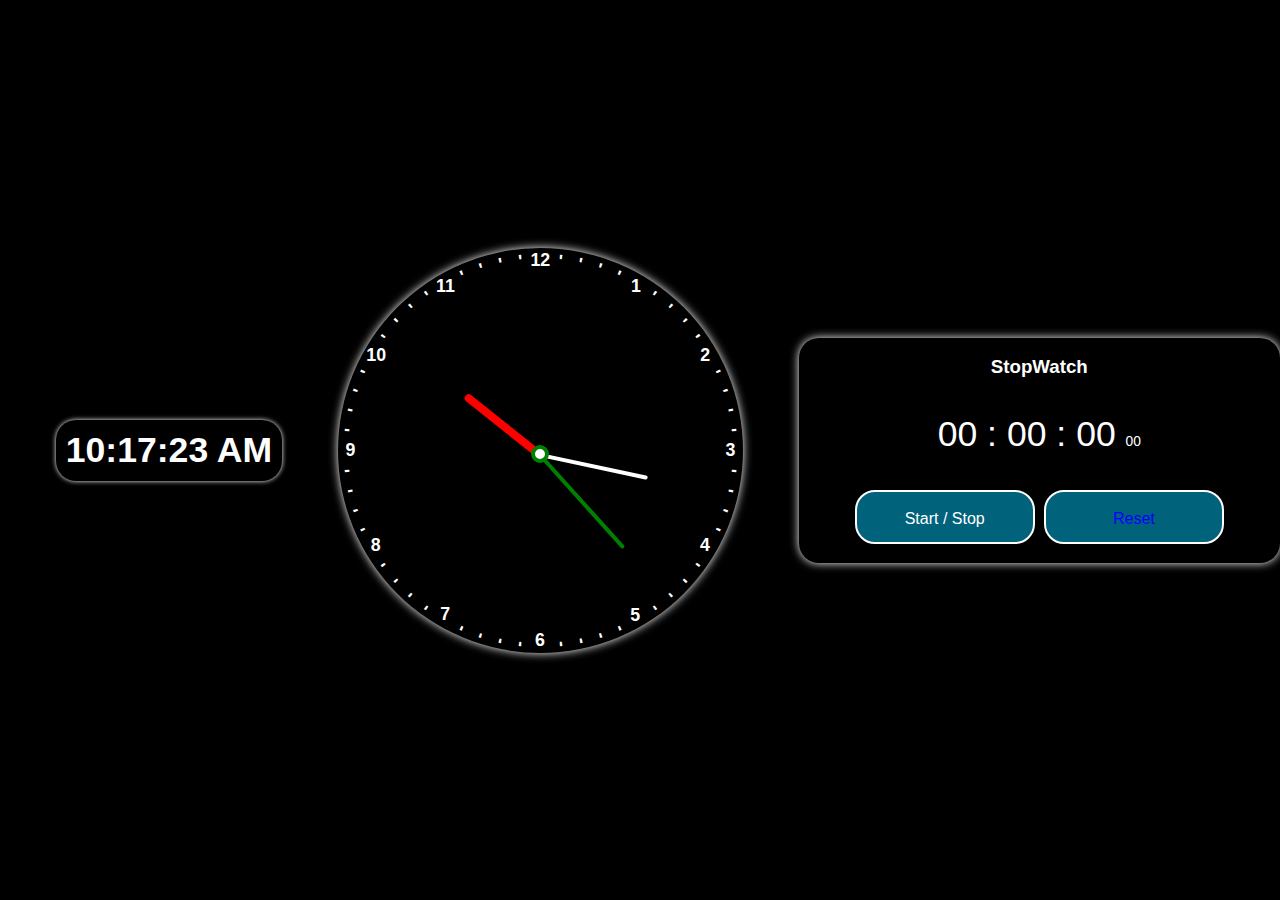
<file: time/index.html>
<!DOCTYPE html>
<html lang="en">
  <head>
    <meta charset="UTF-8" />
    <meta name="viewport" content="width=device-width, initial-scale=1.0" />
    <title>Clock</title>
    <link rel="stylesheet" href="style.css" />
    <link rel="shortcut icon" href="/time-management.ico" type="image/x-icon" />
  </head>
  <body>
    <section class="clock">
      <div class="digital-clock"></div>
      <div class="container">
        <div class="analog-clock">
          <label style="--i: 1"><span>'</span></label>
          <label style="--i: 2"><span>'</span></label>
          <label style="--i: 3"><span>'</span></label>
          <label style="--i: 4"><span>'</span></label>
          <label style="--i: 5"><span class="clock-num">1</span></label>
          <label style="--i: 6"><span>'</span></label>
          <label style="--i: 7"><span>'</span></label>
          <label style="--i: 8"><span>'</span></label>
          <label style="--i: 9"><span>'</span></label>
          <label style="--i: 10"><span class="clock-num">2</span></label>
          <label style="--i: 11"><span>'</span></label>
          <label style="--i: 12"><span>'</span></label>
          <label style="--i: 13"><span>'</span></label>
          <label style="--i: 14"><span>'</span></label>
          <label style="--i: 15"><span class="clock-num">3</span></label>
          <label style="--i: 16"><span>'</span></label>
          <label style="--i: 17"><span>'</span></label>
          <label style="--i: 18"><span>'</span></label>
          <label style="--i: 19"><span>'</span></label>
          <label style="--i: 20"><span class="clock-num">4</span></label>
          <label style="--i: 21"><span>'</span></label>
          <label style="--i: 22"><span>'</span></label>
          <label style="--i: 23"><span>'</span></label>
          <label style="--i: 24"><span>'</span></label>
          <label style="--i: 25"><span class="clock-num">5</span></label>
          <label style="--i: 26"><span>'</span></label>
          <label style="--i: 27"><span>'</span></label>
          <label style="--i: 28"><span>'</span></label>
          <label style="--i: 29"><span>'</span></label>
          <label style="--i: 30"><span class="clock-num">6</span></label>
          <label style="--i: 31"><span>'</span></label>
          <label style="--i: 32"><span>'</span></label>
          <label style="--i: 33"><span>'</span></label>
          <label style="--i: 34"><span>'</span></label>
          <label style="--i: 35"><span class="clock-num">7</span></label>
          <label style="--i: 36"><span>'</span></label>
          <label style="--i: 37"><span>'</span></label>
          <label style="--i: 38"><span>'</span></label>
          <label style="--i: 39"><span>'</span></label>
          <label style="--i: 40"><span class="clock-num">8</span></label>
          <label style="--i: 41"><span>'</span></label>
          <label style="--i: 42"><span>'</span></label>
          <label style="--i: 43"><span>'</span></label>
          <label style="--i: 44"><span>'</span></label>
          <label style="--i: 45"><span class="clock-num">9</span></label>
          <label style="--i: 46"><span>'</span></label>
          <label style="--i: 47"><span>'</span></label>
          <label style="--i: 48"><span>'</span></label>
          <label style="--i: 49"><span>'</span></label>
          <label style="--i: 50"><span class="clock-num">10</span></label>
          <label style="--i: 51"><span>'</span></label>
          <label style="--i: 52"><span>'</span></label>
          <label style="--i: 53"><span>'</span></label>
          <label style="--i: 54"><span>'</span></label>
          <label style="--i: 55"><span class="clock-num">11</span></label>
          <label style="--i: 56"><span>'</span></label>
          <label style="--i: 57"><span>'</span></label>
          <label style="--i: 58"><span>'</span></label>
          <label style="--i: 59"><span>'</span></label>
          <label style="--i: 60"><span class="clock-num">12</span></label>
        </div>
        <div class="indicators">
          <span class="hand hour"></span>
          <span class="hand minute"></span>
          <span class="hand second"></span>
        </div>
      </div>
    </section>
    <section class="stopwatch">
      <h3>StopWatch</h3>
      <div class="stopwatch-container">
        <span class="stop-hour">00</span>
        <span>:</span>
        <span class="stop-min">00</span>
        <span>:</span>
        <span class="stop-sec">00</span>
        <span class="stop-ms">00</span>
      </div>
      <input type="checkbox" name="check" id="check" />
      <label for="check" class="start-stop">Start / Stop</label>
      <label class="reset">Reset</label>
    </section>
    <script src="app.js"></script>
  </body>
</html>
</file>
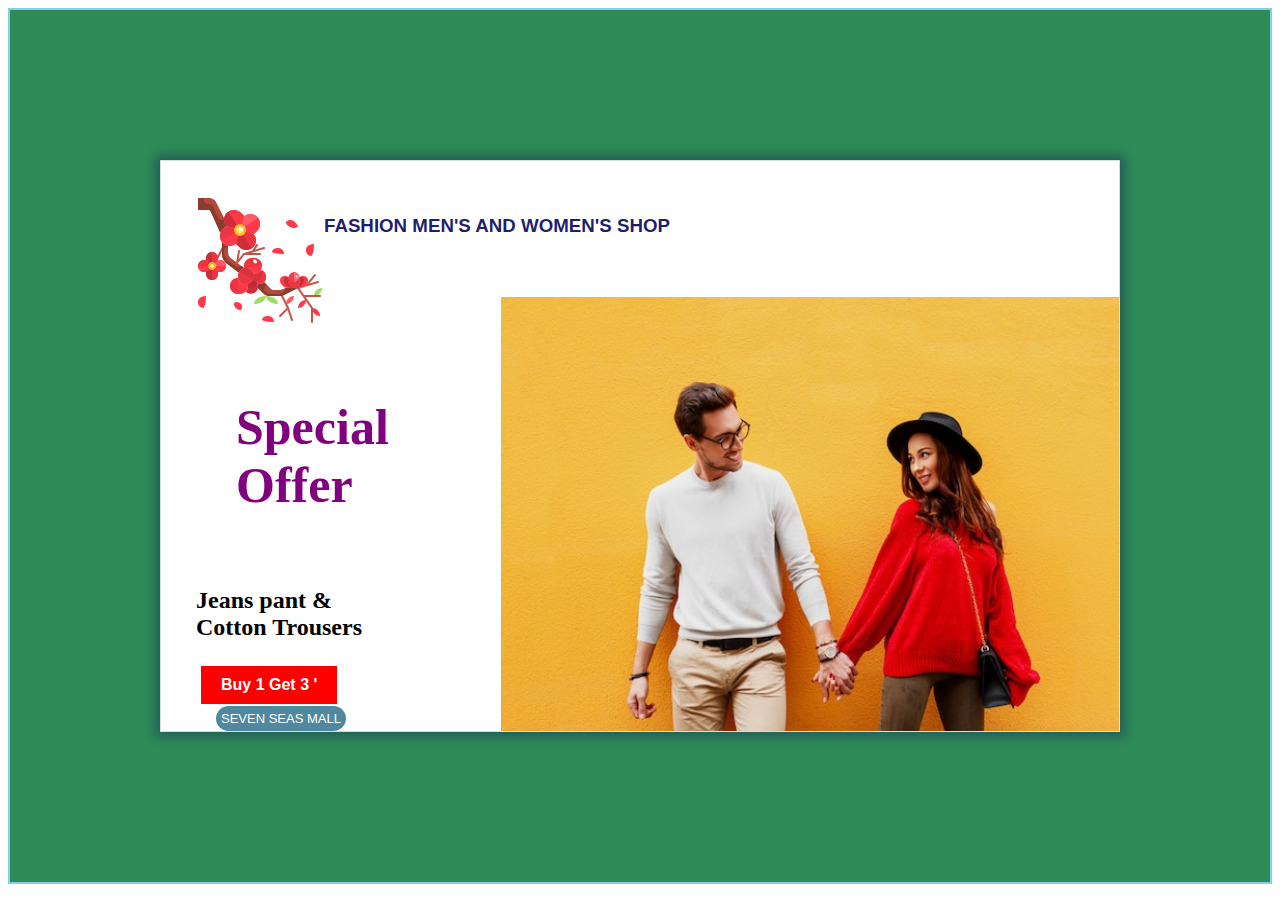
<file: advatisment dressing/ad.html>
<!DOCTYPE html>
<html lang="en">
<head>
    <meta charset="UTF-8">
    <meta name="viewport" content="width=device-width, initial-scale=1.0">
    <title>Document</title>
<link rel="stylesheet" href="style2.css">
</head>

<body>

    <div class="outer">
        <div class="inner">
            <div class="Header">
                <img src="4.jpg.png"><br>
                <h3>fashion men's and women's Shop</h3>
            </div>
            <div class="liftPart">
                <h1>Special Offer</h1>
                <h2>Jeans pant & <br>Cotton Trousers </h2>
                <button>Buy 1 Get 3 '</button><br>
                <click class="hello">SEVEN SEAS MALL</click>
            </div>

            <div class="rightPart">
                <img src="123.jpg" alt="">
            </div>
            
            </div>
        </div>
    </div>

</body>

</html>
</file>
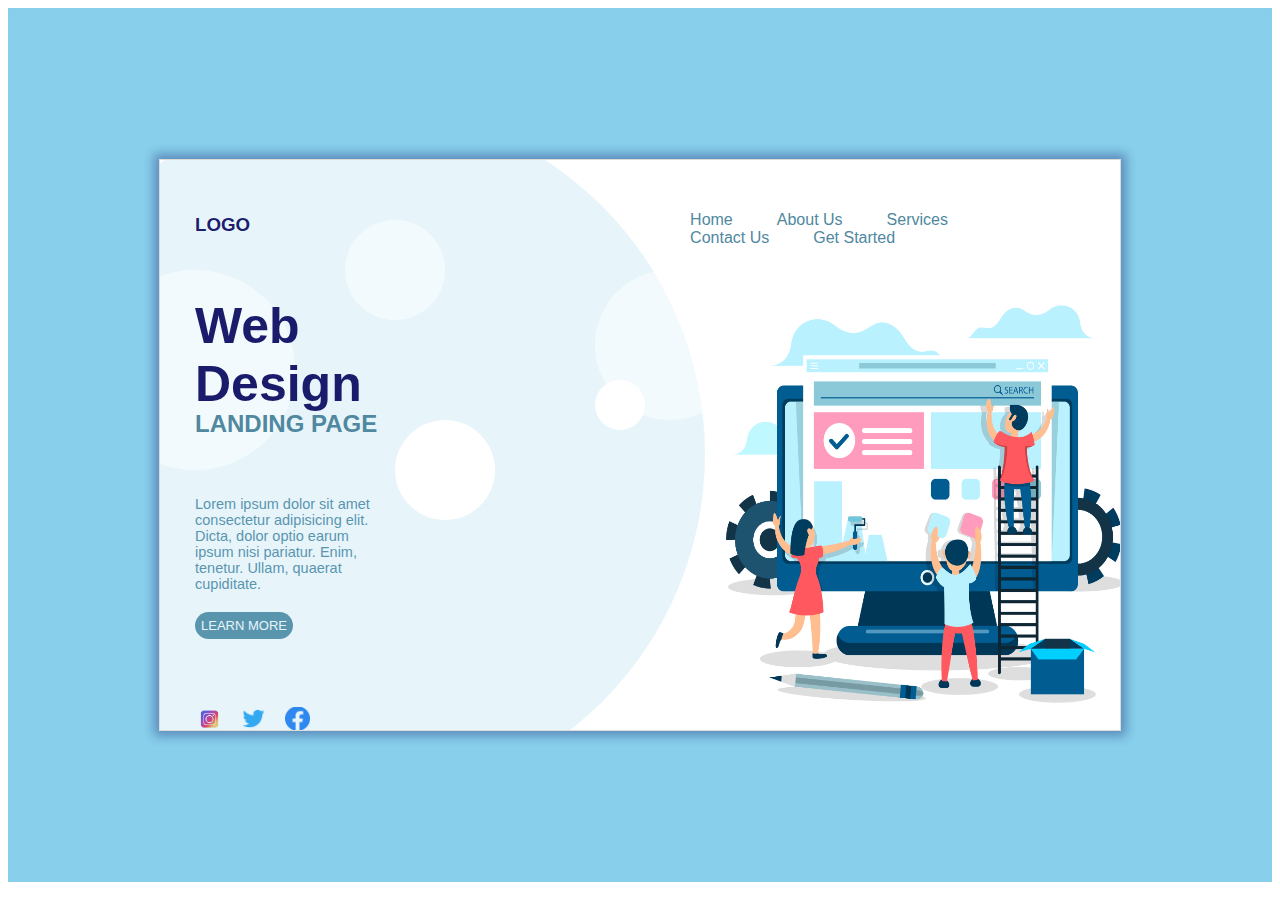
<file: advertisment/ad.html>
<!DOCTYPE html>
<html lang="en">

<head>

    <meta charset="UTF-8">
    <meta name="viewport" content="width=device-width, initial-scale=1.0">
    <title>Document</title>

</head>

<style>
    .outer {
        padding: 150px;
        border: 1px solid skyblue;
        background-color: rgb(135, 207, 235);
        z-index: 1;
    }

    .inner {
        background-color: white;
        border: 1px solid gainsboro;
        box-shadow: 0px 0px 10px 5px rgba(7, 7, 94, 0.333);
        padding: 35px;
        height: 500px;
        overflow: hidden;
    }

    .Header {
        display: flex;
        justify-content: flex-start;
    }

    .Header h3 {
        font-family: sans-serif;
        color: rgba(7, 7, 94, 0.916);
        text-transform: uppercase;
        padding-right: 380px;
        z-index: 1;
    }

    .Header li {
        list-style-type: none;
        text-transform: capitalize;
        display: inline-flex;
        font-family: sans-serif;
        padding: 0px 20px;
        color: rgb(79, 136, 159);
    }

    .Header li:hover {
        background-color: rgba(7, 7, 94, 0.808);
        color: white;
        text-transform: uppercase;
        font-size: smaller;
        border-radius: 30px;
        padding: 4px 10px;
    }

    .leftPart h1 {
        text-transform: capitalize;
        font-family: sans-serif;
        color: rgba(7, 7, 94, 0.916);
        font-size: 50px;
        position: relative;
        z-index: 1;
    }

    .leftPart h2 {
        text-transform: uppercase;
        font-family: sans-serif;
        color: rgb(79, 136, 159);
        position: absolute;
        top: 390px;
        font-weight: 550;
        z-index: 1;
    }

    .leftPart p {
        padding-top: 50px;
        width: 20%;
        color: rgb(79, 136, 159);
        font-family: sans-serif;
        font-size: 14.5px;
    }

    .leftPart click {
        background-color: rgb(79, 136, 159);
        padding: 6px;
        border-radius: 20px;
        text-transform: uppercase;
        font-family: sans-serif;
        font-size: small;
        color: #fff;
    }

    .leftPart img {
        position: relative;
        top: 100px;
        left: -100px;
        width: 25px;
        padding: 0px 15px 0px 0px;
    }

    .rightPart img {
        position: relative;
        width: 400px;
        height: 400px;
        top: -330px;
        left: 530px;
        z-index: 1;
    }

    .round p {
        position: relative;
        top: -950px;
        left: -190px;
        opacity: 0.5;
        width: 700px;
        height: 700px;
        background-color: skyblue;
        opacity: 0.2;
        border-radius: 50%;
    }

    .round .one {
        position: relative;
        background-color: #ffffff;
        border-radius: 50%;
        width: 200px;
        height: 200px;
        top: -1500px;
        left: -100px;
        opacity: 0.5;
    }

    .round .two {
        position: relative;
        background-color: #ffffff;
        border-radius: 50%;
        width: 150px;
        height: 150px;
        top: -1700px;
        left: 400px;
        opacity: 0.5;

    }

    .round .three {
        position: relative;
        background-color: #ffffff;
        border-radius: 50%;
        width: 100px;
        height: 100px;
        top: -1900px;
        left: 150px;
        opacity: 0.5;

    }

    .round .four {
        position: relative;
        background-color: #ffffff;
        border-radius: 50%;
        width: 100px;
        height: 100px;
        top: -1800px;
        left: 200px;
        opacity: 1;

    }

    .round .five {
        position: relative;
        background-color: #ffffff;
        border-radius: 50%;
        width: 50px;
        height: 50px;
        top: -1940px;
        left: 400px;
        opacity: 1;
    }
</style>

<body>

    <div class="outer">
        <div class="inner">
            <div class="Header">
                <h3>logo</h3>
                <ul>
                    <li>Home</li>
                    <li>about us</li>
                    <li>services</li>
                    <li>contact us</li>
                    <li>get started</li>
                </ul>
            </div>
            <div class="leftPart">
                <h1>web <br> design</h1>
                <h2>landing page</h2>
                <p>Lorem ipsum dolor sit amet consectetur adipisicing elit.
                    Dicta, dolor optio earum ipsum nisi pariatur. Enim, tenetur. Ullam, quaerat cupiditate.</p>
                <click>learn more</click>
                <img src="inst.jpg" alt="">
                <img src="sw.jpg" alt="">
                <img src="fb.jpg" alt="">
            </div>

            <div class="rightPart">
                <img src="wd_bg_img.js.png" alt="">
            </div>
            <div class="round">
                <p></p>
                <div class="one"></div>
                <div class="two"></div>
                <div class="three"></div>
                <div class="four"></div>
                <div class="five"></div>
            </div>
        </div>
    </div>

</body>

</html>
</file>
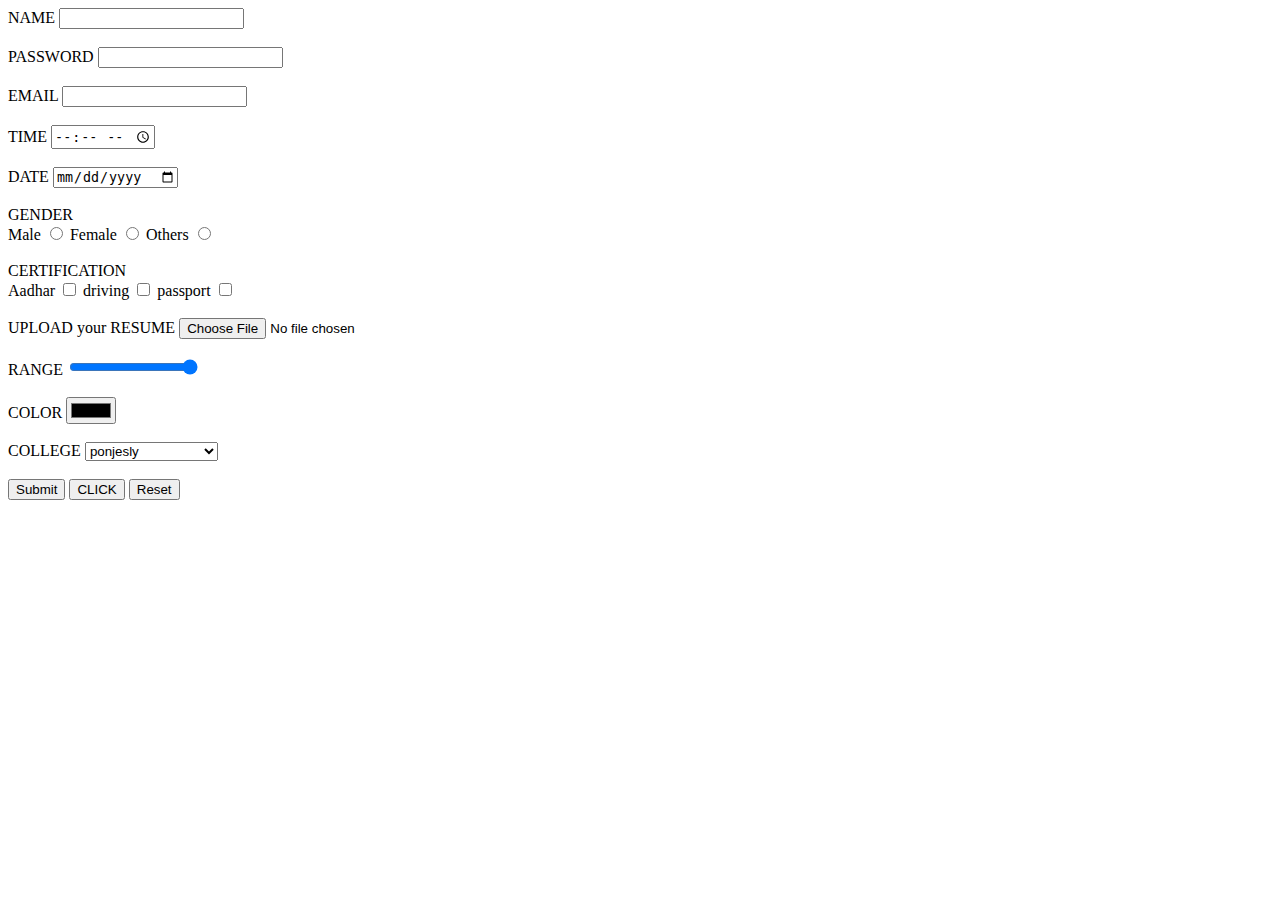
<file: webdesign/form.html>
<!DOCTYPE html>
<html lang="en">
<head>
    <meta charset="UTF-8">
    <meta name="viewport" content="width=device-width, initial-scale=1.0">
    <title>Document</title>
</head>
<body>
    <form action="register.java">
        <label for="">NAME</label>
        <input type="text"><br><br>
        <label for="">PASSWORD</label>
        <input type="password"><br><br>
        <label for="">EMAIL</label>
        <input type="email"><br><br>
        <label for="">TIME</label>
        <input type="time"><br><br>
        <label for="">DATE</label>
        <input type="date"><br><br>
        <label for="">GENDER</label><br>
        <label for="">Male</label>
        <input type="radio" name="gender">
        <label for="">Female</label>
        <input type="radio" name="gender">
        <label for="">Others</label>
        <input type="radio" name="gender"><br><br>
        <label for="">CERTIFICATION</label><br>
        <label for="">Aadhar</label>
        <input type="checkbox">
        <label for="">driving</label>
        <input type="checkbox">
        <label for="">passport</label>
        <input type="checkbox"><br><br>
        <label for="">UPLOAD your RESUME</label>
        <input type="file"><br><br>
        <label for="">RANGE</label>
        <input type="range" value="100"><br><br>
        <label for="">COLOR</label>
        <input type="color"><br><br>
        <label for="">COLLEGE</label>
        <select >
            <option value="">ponjesly</option>
            <option value="">LNG</option>
            <option value="">SAPTHAGIRI</option>
            <option value="">SRM</option>
            <option value="">FRANCIS XAVIER</option>
        </select><br><br>
        <input type="submit">
        <button>CLICK</button>
        <input type="reset">
    </form>
</body>
</html>
</file>
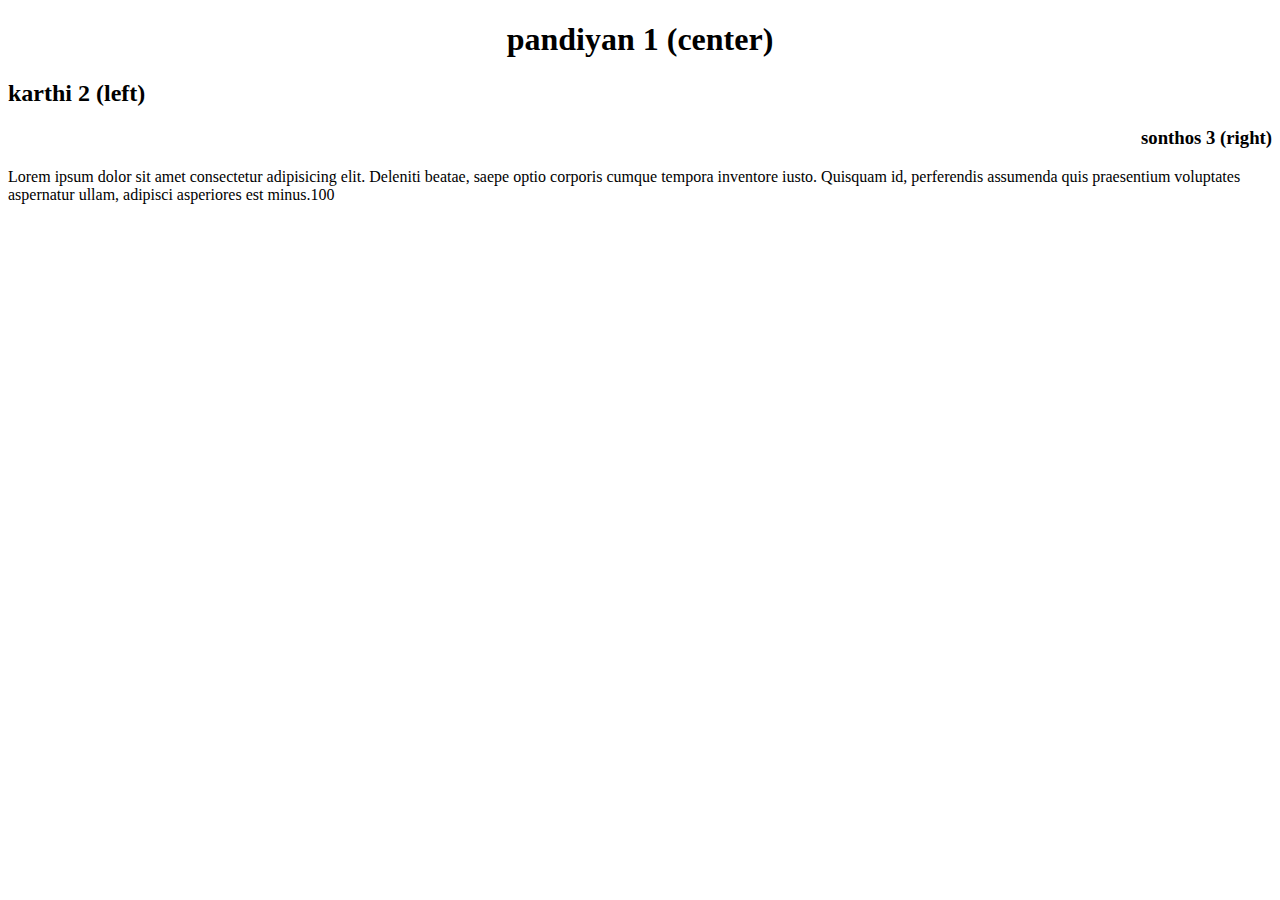
<file: webdesign/gg.html>
<!DOCTYPE html>
<html lang="en">

<head>
    <meta charset="UTF-8">
    <meta name="viewport" content="width=device-width, initial-scale=1.0">
    <title>Document</title>
    <style>
        h1{
            text-align: center;
        }
        h2{
            text-align: left;
        }
        h3{
            text-align: right;
        
        }
    </style>

</head>

<body>
    <h1>pandiyan 1 (center)</h1>
    <h2>karthi 2 (left)</h2>
    <h3>sonthos 3 (right)</h3>

    <p>Lorem ipsum dolor sit amet consectetur adipisicing elit. Deleniti beatae, saepe optio corporis cumque tempora
        inventore iusto. Quisquam id, perferendis assumenda quis praesentium voluptates aspernatur ullam, adipisci
        asperiores est minus.100</p>

</body>

</html>
</file>
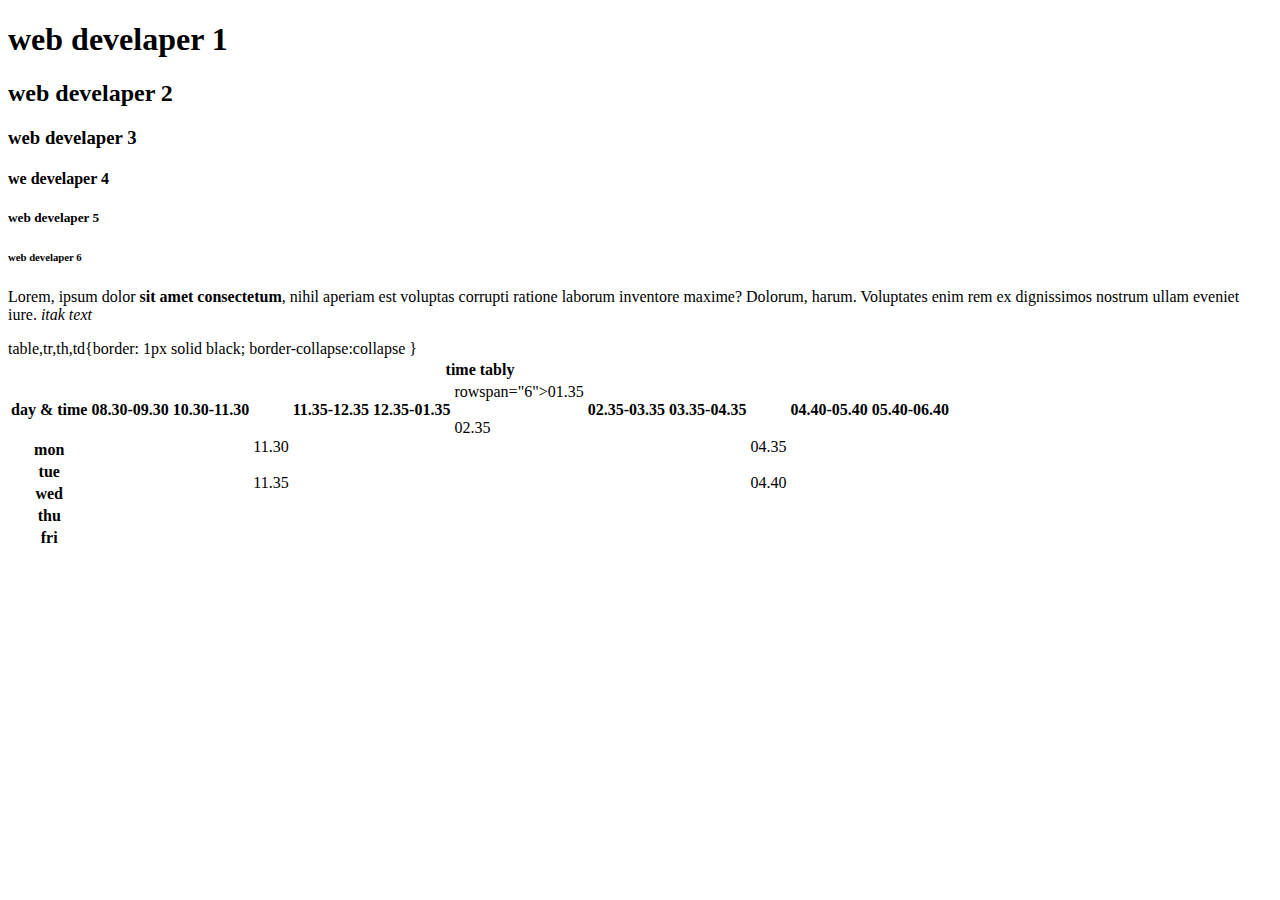
<file: webdesign/hello.html>
<!DOCTYPE html>
<html lang="en">
<head>
    <meta charset="UTF-8">
    <meta name="viewport" content="width=device-width, initial-scale=1.0">
    <title>Document</title>
</head>
<h1>web develaper 1</h1>
<h2>web develaper 2</h2>
<h3>web develaper 3</h3>
<h4>we  develaper 4 </h4>
<h5>web develaper 5</h5>
<h6>web develaper 6</h6>
<p>Lorem, ipsum dolor <b>sit amet consectetum</b>, nihil aperiam est voluptas corrupti ratione laborum inventore maxime? Dolorum, harum. Voluptates enim rem ex dignissimos nostrum ullam eveniet iure. 
<i>itak text</i>
</p>


<body>


    
    
</body>
</html>
<head>
    <body>
        <table>
            table,tr,th,td{border: 1px solid black;
            border-collapse:collapse }
         </style>
         <body>
            <tably>
                <th colspan="13">time tably</th>
                <tr>
                    <th>day & time</th>
                    <th>08.30-09.30</th>
                    <th>10.30-11.30
                        <td rowspan="6">11.30<br><br>11.35</td>
                    </th>
                    <th>11.35-12.35</th>
                    <th>12.35-01.35</th>
                    <td> rowspan="6">01.35<br><br>02.35</td>
                </th>
                <th>02.35-03.35</th>
                <th>03.35-04.35
                    <td rowspan="6">04.35<br><br>04.40</td>
                </th>
                <th>04.40-05.40</th>
                <th>05.40-06.40</th>
                </tr>
                <tr>
                    <th>mon</th>
                    <th></th>
                    <th></th>
                    <th></th>
                    <th></th>
                    <th></th>
                    <th></th>
                    <th></th>
                    <th></th>
                    <th></th>
                </tr>
                <tr>
                    <th>tue</th>
                    <th></th>
                    <th></th>
                    <th></th>
                    <th></th>
                    <th></th>
                    <th></th>
                    <th></th>
                    <th></th>
                    <th></th>
                </tr>
                <tr>
                    <th>wed</th>
                    <th></th>
                    <th></th>
                    <th></th>
                    <th></th>
                    <th></th>
                    <th></th>
                    <th></th>
                    <th></th>
                    <th></th>
                </tr>
                <tr>
                    <th>thu</th>
                    <th></th>
                    <th></th>
                    <th></th>
                    <th></th>
                    <th></th>
                    <th></th>
                    <th></th>
                    <th></th>
                    <th></th>
                </tr>
                <tr>
                    <th>fri</th>
                    <th></th>
                    <th></th>
                    <th></th>
                    <th></th>
                    <th></th>
                    <th></th>
                    <th></th>
                    <th></th>
                    <th></th>
                </tr>
            </tably>
    </body>
</head>
</file>
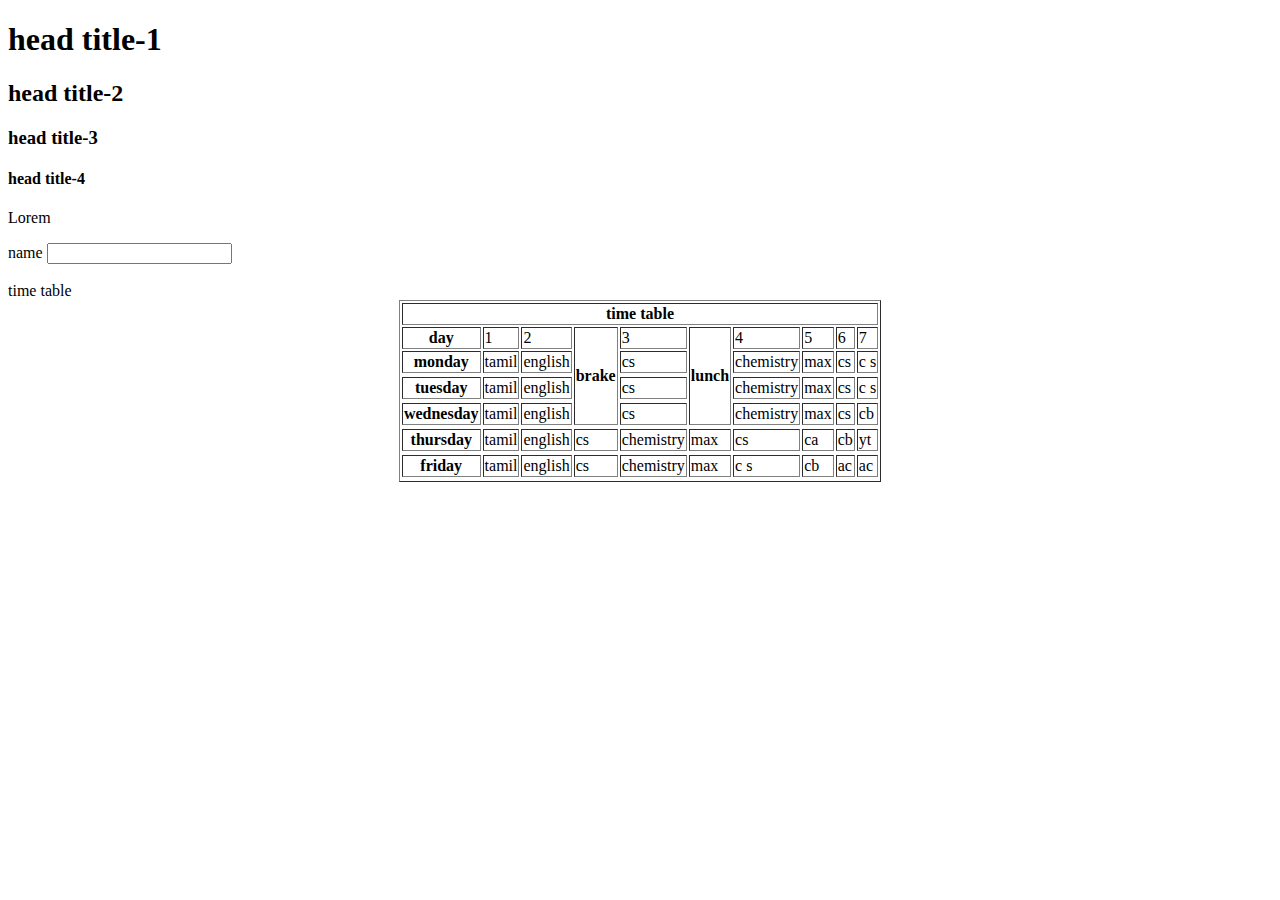
<file: webdesign/html.html>
<!DOCTYPE html>
<html lang="en">
<head>
    <meta charset="UTF-8">
    <meta http-equiv="X-UA-Compatible" content="IE=edge">
    <meta name="viewport" content="width=device-width, initial-scale=1.0">
    <title>Document</title>
</head>
<h1>head title-1</h1>
        <h2>head title-2</h2>
        <h3>head title-3</h3>
        <h4>head title-4</h4>


<body>
    <body>
        <p>Lorem
        </saepe></p>
        <form action="register.java">
            <label for="">name</label>
            <input type="text"><br><br>
    

</title></h1>
        
    </head.

</html>
</body>
</html>
<html>
    <head>
        <table> time table</table>
    </head>
    <bady>
        <center>
        <table border="1px" collpadding="20px">
        
            <tr>
                <th colspan="10">time table</th>
            </tr>
            <tr>
                <th>day</th>
                <td>1</td>
                <td>2</td>
                <th rowspan="6">brake</th>
                <td>3</td>
                <th rowspan="6">lunch</th>
                <td>4</td>
                <td>5</td>
                <td>6</td>
                <td>7</td>
            </tr>
            <tr>
                <th>monday</th>
                <td>tamil</td>
                <td>english</td>
                <td>cs</td>
                <td>chemistry</td>
                <td>max</td>
                <td>cs</td>
                <td>c s</td>
                <tr>
            </tr>
            <tr>
                <th>tuesday</th>
                <td>tamil</td>
                <td>english</td>
                <td>cs</td>
                <td>chemistry</td>
                <td>max</td>
                <td>cs</td>
                <td>c s</td>
                <tr>
            </tr>
            <tr>
                <th>wednesday</th>
                <td>tamil</td>
                <td>english</td>
                <td>cs</td>
                <td>chemistry</td>
                <td>max</td>
                <td>cs</td>
                <td>cb</td>
                

                <tr>
            </tr>
            <tr>
                <th>thursday</th>
                <td>tamil</td>
                <td>english</td>
                <td>cs</td>
                <td>chemistry</td>
                <td>max</td>
                <td>cs</td>
                <td>ca</td>
                <td>cb</td>
                <td>yt</td>
                <tr>
            </tr>
            <tr>
                <th>friday</th>
                <td>tamil</td>
                <td>english</td>
                <td>cs</td>
                <td>chemistry</td>
                <td>max</td>
               <td>c s</td>
               <td>cb</td>
               <td>ac</td>
               <td>ac</td>
               
                <tr>
            </tr>
        </table>
    </center>
    </bady>
    </head>
</html>
</file>
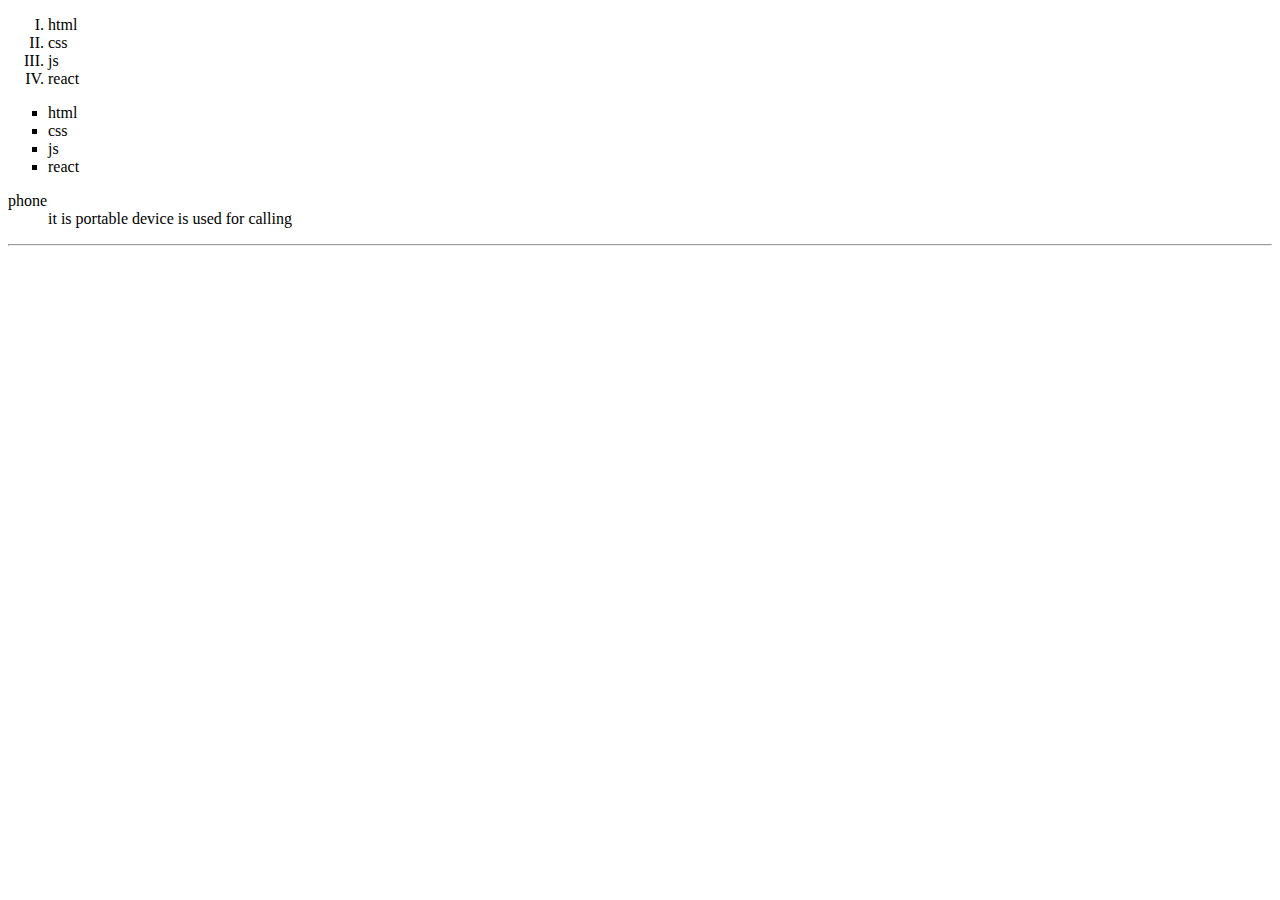
<file: webdesign/list.html>
<!DOCTYPE html>
<html lang="en">

<head>

</head>

<body>
    <ol style="list-style-type: upper-roman;">
        <li>html</li>
        <li>css</li>
        <li>js</li>
        <li>react</li>
    </ol>
    <ul style="list-style-type:square">
        <li>html</li>
        <li>css</li>
        <li>js</li>
        <li>react</li>
    </ul>

    <dl>
        <dt>phone</dt>
        <dd>it is portable device is used for calling</dd>
    </dl>
    <hr>
    <b></b>
        
</body>

</html>

<!-- 
    list -------
    ordered list ---default number
    unordered list -- default bullets
    definition list 
 -->
</file>
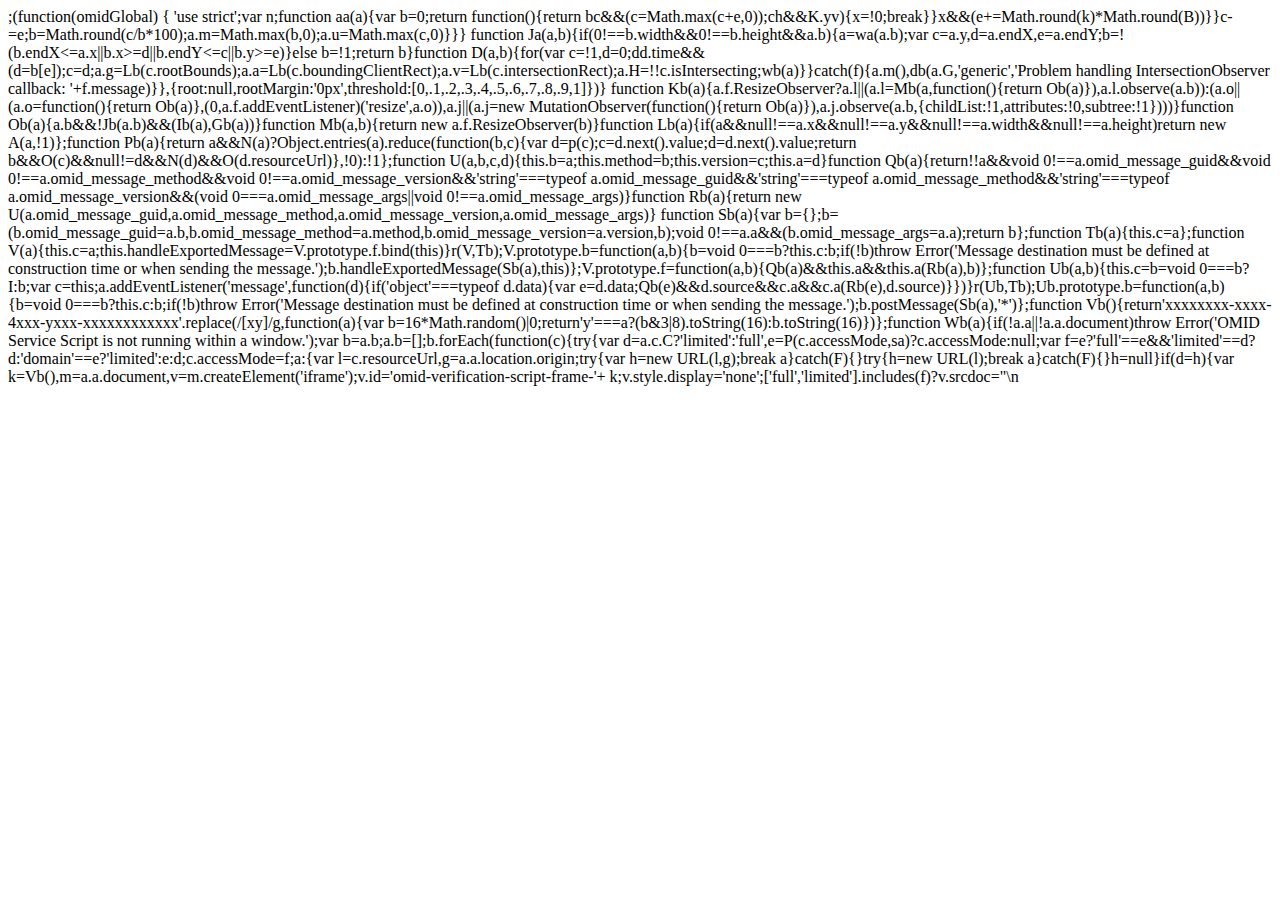
<file: webdesign/om_js_content.html>
;(function(omidGlobal) {
  'use strict';var n;function aa(a){var b=0;return function(){return b<a.length?{done:!1,value:a[b++]}:{done:!0}}}function p(a){var b='undefined'!=typeof Symbol&&Symbol.iterator&&a[Symbol.iterator];return b?b.call(a):{next:aa(a)}}function q(a){if(!(a instanceof Array)){a=p(a);for(var b,c=[];!(b=a.next()).done;)c.push(b.value);a=c}return a}var ba='function'==typeof Object.create?Object.create:function(a){function b(){}b.prototype=a;return new b},ca;
if('function'==typeof Object.setPrototypeOf)ca=Object.setPrototypeOf;else{var da;a:{var ea={S:!0},fa={};try{fa.__proto__=ea;da=fa.S;break a}catch(a){}da=!1}ca=da?function(a,b){a.__proto__=b;if(a.__proto__!==b)throw new TypeError(a+' is not extensible');return a}:null}var ha=ca;
function r(a,b){a.prototype=ba(b.prototype);a.prototype.constructor=a;if(ha)ha(a,b);else for(var c in b)if('prototype'!=c)if(Object.defineProperties){var d=Object.getOwnPropertyDescriptor(b,c);d&&Object.defineProperty(a,c,d)}else a[c]=b[c];a.Ca=b.prototype}var t='undefined'!=typeof window&&window===this?this:'undefined'!=typeof global&&null!=global?global:this;function u(a,b){return Object.prototype.hasOwnProperty.call(a,b)}
var ia='function'==typeof Object.assign?Object.assign:function(a,b){for(var c=1;c<arguments.length;c++){var d=arguments[c];if(d)for(var e in d)u(d,e)&&(a[e]=d[e])}return a},w='function'==typeof Object.defineProperties?Object.defineProperty:function(a,b,c){a!=Array.prototype&&a!=Object.prototype&&(a[b]=c.value)};
function y(a,b){if(b){var c=t;a=a.split('.');for(var d=0;d<a.length-1;d++){var e=a[d];e in c||(c[e]={});c=c[e]}a=a[a.length-1];d=c[a];b=b(d);b!=d&&null!=b&&w(c,a,{configurable:!0,writable:!0,value:b})}}y('Object.assign',function(a){return a||ia});function ja(){ja=function(){};t.Symbol||(t.Symbol=ka)}function la(a,b){this.a=a;w(this,'description',{configurable:!0,writable:!0,value:b})}la.prototype.toString=function(){return this.a};
var ka=function(){function a(c){if(this instanceof a)throw new TypeError('Symbol is not a constructor');return new la('jscomp_symbol_'+(c||'')+'_'+b++,c)}var b=0;return a}();function ma(){ja();var a=t.Symbol.iterator;a||(a=t.Symbol.iterator=t.Symbol('Symbol.iterator'));'function'!=typeof Array.prototype[a]&&w(Array.prototype,a,{configurable:!0,writable:!0,value:function(){return na(aa(this))}});ma=function(){}}function na(a){ma();a={next:a};a[t.Symbol.iterator]=function(){return this};return a}
y('WeakMap',function(a){function b(g){this.a=(l+=Math.random()+1).toString();if(g){g=p(g);for(var h;!(h=g.next()).done;)h=h.value,this.set(h[0],h[1])}}function c(){}function d(g){if(!u(g,f)){var h=new c;w(g,f,{value:h})}}function e(g){var h=Object[g];h&&(Object[g]=function(k){if(k instanceof c)return k;d(k);return h(k)})}if(function(){if(!a||!Object.seal)return!1;try{var g=Object.seal({}),h=Object.seal({}),k=new a([[g,2],[h,3]]);if(2!=k.get(g)||3!=k.get(h))return!1;k.delete(g);k.set(h,4);return!k.has(g)&&
4==k.get(h)}catch(m){return!1}}())return a;var f='$jscomp_hidden_'+Math.random();e('freeze');e('preventExtensions');e('seal');var l=0;b.prototype.set=function(g,h){d(g);if(!u(g,f))throw Error('WeakMap key fail: '+g);g[f][this.a]=h;return this};b.prototype.get=function(g){return u(g,f)?g[f][this.a]:void 0};b.prototype.has=function(g){return u(g,f)&&u(g[f],this.a)};b.prototype.delete=function(g){return u(g,f)&&u(g[f],this.a)?delete g[f][this.a]:!1};return b});
y('Map',function(a){function b(){var g={};return g.A=g.next=g.head=g}function c(g,h){var k=g.a;return na(function(){if(k){for(;k.head!=g.a;)k=k.A;for(;k.next!=k.head;)return k=k.next,{done:!1,value:h(k)};k=null}return{done:!0,value:void 0}})}function d(g,h){var k=h&&typeof h;'object'==k||'function'==k?f.has(h)?k=f.get(h):(k=''+ ++l,f.set(h,k)):k='p_'+h;var m=g.b[k];if(m&&u(g.b,k))for(g=0;g<m.length;g++){var v=m[g];if(h!==h&&v.key!==v.key||h===v.key)return{id:k,list:m,index:g,s:v}}return{id:k,list:m,
index:-1,s:void 0}}function e(g){this.b={};this.a=b();this.size=0;if(g){g=p(g);for(var h;!(h=g.next()).done;)h=h.value,this.set(h[0],h[1])}}if(function(){if(!a||'function'!=typeof a||!a.prototype.entries||'function'!=typeof Object.seal)return!1;try{var g=Object.seal({x:4}),h=new a(p([[g,'s']]));if('s'!=h.get(g)||1!=h.size||h.get({x:4})||h.set({x:4},'t')!=h||2!=h.size)return!1;var k=h.entries(),m=k.next();if(m.done||m.value[0]!=g||'s'!=m.value[1])return!1;m=k.next();return m.done||4!=m.value[0].x||
't'!=m.value[1]||!k.next().done?!1:!0}catch(v){return!1}}())return a;ma();var f=new WeakMap;e.prototype.set=function(g,h){g=0===g?0:g;var k=d(this,g);k.list||(k.list=this.b[k.id]=[]);k.s?k.s.value=h:(k.s={next:this.a,A:this.a.A,head:this.a,key:g,value:h},k.list.push(k.s),this.a.A.next=k.s,this.a.A=k.s,this.size++);return this};e.prototype.delete=function(g){g=d(this,g);return g.s&&g.list?(g.list.splice(g.index,1),g.list.length||delete this.b[g.id],g.s.A.next=g.s.next,g.s.next.A=g.s.A,g.s.head=null,
this.size--,!0):!1};e.prototype.clear=function(){this.b={};this.a=this.a.A=b();this.size=0};e.prototype.has=function(g){return!!d(this,g).s};e.prototype.get=function(g){return(g=d(this,g).s)&&g.value};e.prototype.entries=function(){return c(this,function(g){return[g.key,g.value]})};e.prototype.keys=function(){return c(this,function(g){return g.key})};e.prototype.values=function(){return c(this,function(g){return g.value})};e.prototype.forEach=function(g,h){for(var k=this.entries(),m;!(m=k.next()).done;)m=
m.value,g.call(h,m[1],m[0],this)};e.prototype[Symbol.iterator]=e.prototype.entries;var l=0;return e});y('Object.values',function(a){return a?a:function(b){var c=[],d;for(d in b)u(b,d)&&c.push(b[d]);return c}});
y('Set',function(a){function b(c){this.a=new Map;if(c){c=p(c);for(var d;!(d=c.next()).done;)this.add(d.value)}this.size=this.a.size}if(function(){if(!a||'function'!=typeof a||!a.prototype.entries||'function'!=typeof Object.seal)return!1;try{var c=Object.seal({x:4}),d=new a(p([c]));if(!d.has(c)||1!=d.size||d.add(c)!=d||1!=d.size||d.add({x:4})!=d||2!=d.size)return!1;var e=d.entries(),f=e.next();if(f.done||f.value[0]!=c||f.value[1]!=c)return!1;f=e.next();return f.done||f.value[0]==c||4!=f.value[0].x||
f.value[1]!=f.value[0]?!1:e.next().done}catch(l){return!1}}())return a;ma();b.prototype.add=function(c){c=0===c?0:c;this.a.set(c,c);this.size=this.a.size;return this};b.prototype.delete=function(c){c=this.a.delete(c);this.size=this.a.size;return c};b.prototype.clear=function(){this.a.clear();this.size=0};b.prototype.has=function(c){return this.a.has(c)};b.prototype.entries=function(){return this.a.entries()};b.prototype.values=function(){return this.a.values()};b.prototype.keys=b.prototype.values;
b.prototype[Symbol.iterator]=b.prototype.values;b.prototype.forEach=function(c,d){var e=this;this.a.forEach(function(f){return c.call(d,f,f,e)})};return b});y('Object.is',function(a){return a?a:function(b,c){return b===c?0!==b||1/b===1/c:b!==b&&c!==c}});y('Array.prototype.includes',function(a){return a?a:function(b,c){var d=this;d instanceof String&&(d=String(d));var e=d.length;c=c||0;for(0>c&&(c=Math.max(c+e,0));c<e;c++){var f=d[c];if(f===b||Object.is(f,b))return!0}return!1}});
y('Object.entries',function(a){return a?a:function(b){var c=[],d;for(d in b)u(b,d)&&c.push([d,b[d]]);return c}});
var z={qa:'loaded',xa:'start',ka:'firstQuartile',sa:'midpoint',ya:'thirdQuartile',ia:'complete',ta:'pause',va:'resume',ha:'bufferStart',ga:'bufferFinish',wa:'skipped',Aa:'volumeChange',ua:'playerStateChange',da:'adUserInteraction'},oa={na:'generic',za:'video',ra:'media'},qa={R:'native',oa:'html',P:'javascript'},ra={R:'native',P:'javascript',NONE:'none'},sa={ma:'full',ja:'domain',pa:'limited'},ta={fa:'backgrounded',la:'foregrounded'},ua={ea:'app',Ba:'web'};function A(a,b){this.x=null!=a.x?a.x:a.left;this.y=null!=a.y?a.y:a.top;this.width=a.width;this.height=a.height;this.endX=this.x+this.width;this.endY=this.y+this.height;this.adSessionId=a.adSessionId||void 0;this.isFriendlyObstructionFor=a.isFriendlyObstructionFor||[];this.b=a.friendlyObstructionClass||void 0;this.c=a.friendlyObstructionPurpose||void 0;this.f=a.friendlyObstructionReason||void 0;this.clipsToBounds=void 0!==a.clipsToBounds?!0===a.clipsToBounds:!0;this.notVisibleReason=a.notVisibleReason||
void 0;this.childViews=a.childViews||[];this.isCreative=a.isCreative||!1;this.a=b}function va(a){var b={};return b.width=a.width,b.height=a.height,b}function C(a){var b={};return Object.assign({},va(a),(b.x=a.x,b.y=a.y,b))}function wa(a){var b=C(a),c={};return Object.assign({},b,(c.endX=a.endX,c.endY=a.endY,c))}function xa(a,b,c){a.x+=b;a.y+=c;a.endX+=b;a.endY+=c}
A.prototype.J=function(a){if(null==a)return!1;a=C(a);var b=a.y,c=a.width,d=a.height;return this.x===a.x&&this.y===b&&this.width===c&&this.height===d};function ya(a){return a.width*a.height};function za(a,b){a=C(a);for(var c=[],d=[],e=0;e<b.length;e++){var f=C(b[e]);f=Aa(a,f);Ba(c,f.x);Ba(c,f.endX);Ba(d,f.y);Ba(d,f.endY)}c=c.sort(function(l,g){return l-g});d=d.sort(function(l,g){return l-g});return{ba:c,ca:d}}function Aa(a,b){return{x:Math.max(a.x,b.x),y:Math.max(a.y,b.y),endX:Math.min(a.x+a.width,b.x+b.width),endY:Math.min(a.y+a.height,b.y+b.height)}}function Ba(a,b){-1===a.indexOf(b)&&a.push(b)};function Ca(){this.b=this.a=this.v=this.l=this.g=this.j=void 0;this.m=0;this.h=[];this.o=[];this.u=0;this.i=[];this.c=[];this.f=[]}Ca.prototype.J=function(a){return null==a?!1:JSON.stringify(Da(this))===JSON.stringify(Da(a))};
function Da(a){var b=[],c=[],d={viewport:a.j,adView:{percentageInView:a.m,reasons:a.f},declaredFriendlyObstructions:a.h.length};if(void 0!==a.a){d.adView.geometry=C(a.a);d.adView.geometry.pixels=ya(a.a);d.adView.onScreenGeometry=C(a.b);d.adView.onScreenGeometry.pixels=a.u;for(var e=0;e<a.c.length;e++)b.push(C(a.c[e]));for(e=0;e<a.o.length;e++){var f=a.o[e],l=f,g={};l.b&&(g.obstructionClass=l.b);l.c&&(g.obstructionPurpose=l.c);l.f&&(g.obstructionReason=l.f);f=Aa(a.a,f);c.push(Object.assign({},{x:f.x,
y:f.y,width:f.endX-f.x,height:f.endY-f.y},g))}d.adView.onScreenGeometry.obstructions=b;d.adView.onScreenGeometry.friendlyObstructions=c;void 0!==a.l&&void 0!==a.v&&(d.adView.containerGeometry=C(a.l),d.adView.onScreenContainerGeometry=C(a.v),d.adView.measuringElement=!0)}return d}function Ea(a,b){b=va(b);a.j={};a.j.width=b.width;a.j.height=b.height;a.g={};a.g.x=0;a.g.y=0;a.g.width=b.width;a.g.height=b.height;a.g.endX=b.width;a.g.endY=b.height}
function Fa(){return{x:0,y:0,endX:0,endY:0,width:0,height:0}}function Ga(a,b){var c={};c.x=Math.max(a.x,b.x);c.y=Math.max(a.y,b.y);c.endX=Math.min(a.endX,b.endX);c.endY=Math.min(a.endY,b.endY);c.width=Math.max(0,c.endX-c.x);c.height=Math.max(0,c.endY-c.y);return c}function Ha(a,b){return a.width<b.width||a.height<b.height}
function Ia(a){if(-1!==a.f.indexOf('backgrounded'))a.m=0,a.u=0;else{var b=ya(a.a);if(0!==b){var c=ya(a.b);var d=a.c,e=0;if(0<d.length){var f=za(a.b,d),l=f.ba;f=f.ca;for(var g=0;g<l.length-1;g++)for(var h=(l[g]+(l[g]+1))/2,k=l[g+1]-l[g],m=0;m<f.length-1;m++){for(var v=(f[m]+(f[m]+1))/2,B=f[m+1]-f[m],x=!1,F=0;F<d.length;F++){var K=C(d[F]);if(K.x<h&&K.x+K.width>h&&K.y<v&&K.y+K.height>v){x=!0;break}}x&&(e+=Math.round(k)*Math.round(B))}}c-=e;b=Math.round(c/b*100);a.m=Math.max(b,0);a.u=Math.max(c,0)}}}
function Ja(a,b){if(0!==b.width&&0!==b.height&&a.b){a=wa(a.b);var c=a.y,d=a.endX,e=a.endY;b=!(b.endX<=a.x||b.x>=d||b.endY<=c||b.y>=e)}else b=!1;return b}function D(a,b){for(var c=!1,d=0;d<a.f.length;d++)a.f[d]===b&&(c=!0);c||a.f.push(b)};function Ka(a,b,c,d,e){var f=new Ca;b=new A(b,!1);Ea(f,b);La(a,b,f,d);if(!e)return f.f=['unmeasurable'],f.j=void 0,f.m=0,f.c=[],f.a&&(a=f.a,c={},a=new A((c.x=0,c.y=0,c.width=a.width,c.height=a.height,c),a.a),f.a=a),f.b=Fa(),f;if('backgrounded'===c)D(f,'backgrounded');else if(void 0!==f.a){for(a=0;a<f.h.length;a++)Ja(f,f.h[a])&&f.o.push(f.h[a]);for(a=0;a<f.i.length;a++){if(c=Ja(f,f.i[a])){a:{c=f.i[a];for(d=0;d<f.c.length;d++)if(f.c[d].J(c)){c=!0;break a}c=!1}c=!c}c&&(D(f,'obstructed'),f.c.push(f.i[a]))}Ia(f)}else D(f,
'notFound');return f}
function La(a,b,c,d){var e=b.isCreative?!0:b.adSessionId===d;if(e){c.a=b;var f=wa(c.a);a=Ga(c.g,f);var l=c.a;'notAttached'===l.notVisibleReason||'noWindowFocus'===l.notVisibleReason||'noAdView'===l.notVisibleReason?(D(c,'notFound'),c.b=new A(Fa(),!1)):(l=c.a,'viewInvisible'===l.notVisibleReason||'viewGone'===l.notVisibleReason||'viewNotVisible'===l.notVisibleReason||'viewAlphaZero'===l.notVisibleReason||'viewHidden'===l.notVisibleReason||void 0!==c.a.notVisibleReason?(D(c,'hidden'),c.b=new A(Fa(),
!1)):(Ha(a,f)&&D(c,'clipped'),c.b=new A(a,!1)))}else if(f=!0,b.a&&(f=-1!==b.isFriendlyObstructionFor.indexOf(d)?!1:!1===b.clipsToBounds),f){l=b.childViews;for(var g=0;g<l.length;g++)f=void 0!==c.a,La(a,new A(l[g],f),c,d)}e||void 0===c.a||(b.a?-1!==b.isFriendlyObstructionFor.indexOf(d)?c.h.push(b):c.i.push(b):(e=wa(b),d=wa(c.b),C(c.b),a=c.b,0!==a.width&&0!==a.height&&b.clipsToBounds&&(b=Ga(d,e),Ha(b,d)&&(D(c,'clipped'),c.b=new A(b,!1)))))};function Ma(a,b){this.y=this.x=0;this.width=a;this.height=b};function Na(){return{apiVersion:'1.0',accessMode:'limited',environment:'app',omidJsInfo:{omidImplementer:'omsdk',serviceVersion:'1.3.20-iab2822'}}}function Oa(){this.adSessionId=null;this.c=Na();this.o=null;this.m='foregrounded';this.l=this.i='none';this.j=this.g=this.f=this.h=this.a=this.b=this.B=this.u=null;this.C=!0;this.v=new Map}var G;function H(){G||(G=new Oa);return G};var Pa=eval('this'),I=function(){if('undefined'!==typeof omidGlobal&&omidGlobal)return omidGlobal;if('undefined'!==typeof global&&global)return global;if('undefined'!==typeof window&&window)return window;if('undefined'!==typeof Pa&&Pa)return Pa;throw Error('Could not determine global object context.');}();function Qa(a,b){this.a=a;this.b=b}t.Object.defineProperties(Qa.prototype,{event:{configurable:!0,enumerable:!0,get:function(){return this.a}},origin:{configurable:!0,enumerable:!0,get:function(){return this.b}}});function J(a){for(var b=[],c=0;c<arguments.length;++c)b[c]=arguments[c];Ra(function(){throw new (Function.prototype.bind.apply(Error,[null,'Could not complete the test successfully - '].concat(q(b))));},function(){return console.error.apply(console,q(b))})}function Sa(a){for(var b=[],c=0;c<arguments.length;++c)b[c]=arguments[c];Ra(function(){},function(){return console.error.apply(console,q(b))})}
function Ra(a,b){'undefined'!==typeof jasmine&&jasmine?a():'undefined'!==typeof console&&console&&console.error&&b()};function Ta(){this.f=[];this.b=[];this.c=[];this.g=[];this.i={};this.a=H()}function Ua(a){a.f=[];a.b=[];a.c=[];a.g=[];a.i={};G.adSessionId=null;G.c=Na();G.o=null;G.G=void 0;G.K=void 0;G.H=null;G.I=null;G.D=null;G.m='foregrounded';G.i='none';G.l='none';G.u=null;G.B=null;G.b=null;G.a=null;G.h=null;G.f=null;G.g=null;G.j=null;G.C=!0;G.v=new Map}
function Va(a,b){void 0!==a.a&&a.a.adSessionId&&!1!==Wa(a,b)&&a.c.filter(function(c){return c.type===b.event.type}).forEach(function(c){return a.h(c.F,b.event)})}function Xa(a,b){a.f.push(b);Va(a,b)}function Ya(a,b,c){void 0!==a.a&&a.a.adSessionId&&a.f.filter(function(d){return d.event.type===b&&Wa(a,d)}).map(function(d){return d.event}).forEach(c)}
function Wa(a,b){var c=b.event.type,d=-1!==Object.values(z).indexOf(c)&&'volumeChange'!==c;return'impression'===c||'loaded'===c&&a.a.a?b.origin===H().l:d?b.origin===H().i:!0}function Za(a,b,c){'media'===b||'video'===b?$a(a,c):(a.c.push({type:b,F:c}),Ya(a,b,c))}function $a(a,b){Object.keys(z).forEach(function(c){c=z[c];a.c.push({type:c,F:b});Ya(a,c,b)})}function ab(a,b,c,d){var e={O:c,L:d,F:b};a.g.push(e);a.b.forEach(function(f){var l=bb(f);'sessionStart'===f.event.type&&cb(a,l,e);a.h(b,l)})}
function db(a,b,c){var d=L(a,'sessionError','native',{errorType:b,message:c});a.b.push(d);a.g.forEach(function(e){a.h(e.F,d.event)})}function eb(a,b){a.i=Object.assign(a.i,b);b=a.a.c;if(void 0!==b){b=Object.assign({},fb(a,gb(a,{context:b}),!0),{supportsLoadedEvent:!!a.a.a||'video'==a.a.b});Object.assign(b,{pageUrl:null,contentUrl:a.a.o});var c=L(a,'sessionStart','native',b);a.b.push(c);a.g.forEach(function(d){var e=d.F,f=bb(c);cb(a,f,d);a.h(e,f)},a);hb(a)}}
function cb(a,b,c){c.O&&(b.data.verificationParameters=a.i[c.O]);c.L&&(c=a.a.v.get(c.L))&&(b.data.verificationParameters=c.verificationParameters,b.data.context.accessMode=c.accessMode,'full'===c.accessMode&&(a.a.g&&(b.data.context.videoElement=a.a.g),a.a.f&&(b.data.context.slotElement=a.a.f)))}function ib(a){var b=a.g,c=L(a,'sessionFinish','native');a.b.push(c);var d=a.a.c;d&&'native'==d.adSessionType||Ua(a);b.forEach(function(e){return a.h(e.F,c.event)})}
Ta.prototype.h=function(a,b){for(var c=[],d=1;d<arguments.length;++d)c[d-1]=arguments[d];try{a.apply(null,q(c))}catch(e){Sa(e)}};function jb(a,b){var c=(c=H().D)?Da(c):void 0;c=fb(a,gb(a,c));Xa(a,L(a,'impression',b,c))}function kb(a,b,c){if(a.a.a||'display'!=a.a.b)b=L(a,'loaded',b,fb(a,gb(a,void 0===c?null:c))),Xa(a,b)}
function lb(a,b,c,d){'start'!==b&&'volumeChange'!==b||null!=(d&&d.deviceVolume)||(d.deviceVolume=a.a.u);if(d&&('start'===b||'volumeChange'===b)){var e=d.videoPlayerVolume,f=d.mediaPlayerVolume;null!=e?(Object.assign(d,{mediaPlayerVolume:e}),a.a.B=e):null!=f&&(Object.assign(d,{videoPlayerVolume:f}),a.a.B=f)}Xa(a,L(a,b,c,d))}
function hb(a){var b=a.f.filter(function(f){return Object.values(z).includes(f.event.type)&&'video'==a.a.b&&f.origin===a.a.i||'loaded'==f.event.type&&'display'==a.a.b&&f.origin===a.a.l?!0:!1}).map(function(f){return f.event}),c=a.a.adSessionId||'',d={};b=p(b);for(var e=b.next();!e.done;d={w:d.w},e=b.next()){d.w=e.value;d.w.adSessionId||(d.w.adSessionId=c);if('loaded'==d.w.type){if(!a.a.a&&'display'==a.a.b)continue;d.w.data=fb(a,gb(a,d.w.data))}a.c.filter(function(f){return function(l){return l.type===
f.w.type}}(d)).forEach(function(f){return function(l){return l.F(f.w)}}(d))}}function mb(a,b,c){a:{c=new Set(c);a=p(a.f.concat(a.b));for(var d=a.next();!d.done;d=a.next())if(d=d.value,c.has(d.event.type)&&d.origin!=b){b=!0;break a}b=!1}return b?(J('Event owner cannot be registered after its events have already been published.'),!1):!0}function nb(a,b){mb(a,b,Object.values(z))&&M(a,b)&&(a.a.i=b)}function ob(a,b){mb(a,b,['impression'])&&pb(a,b)&&(a.a.l=b)}
function pb(a,b){var c=a.a.l;return'none'!=c&&c!=b?(J('Impression event is owned by '+(a.a.l+', not ')+(b+'.')),!1):!0}function M(a,b){var c=a.a.i;return'none'!=c&&c!=b?(J('Media events are owned by '+(a.a.i+', not '+b+'.')),!1):!0}function fb(a,b,c){c=void 0===c?!1:c;b=Object.assign({},b);a.a.b&&Object.assign(b,{mediaType:a.a.b});a.a.a&&(c||'definedByJavaScript'!==a.a.a)&&Object.assign(b,{creativeType:a.a.a});return b}function gb(a,b){return a.a.h?Object.assign({},b,{impressionType:a.a.h}):b}
function L(a,b,c,d){return new Qa({adSessionId:a.a.adSessionId||'',timestamp:(new Date).getTime(),type:b,data:d},c)}function bb(a){a=a.event;return{adSessionId:a.adSessionId,timestamp:a.timestamp,type:a.type,data:a.data}};function qb(a,b,c){'container'===b&&void 0!==a.a.G&&void 0!==a.a&&null!=a.a.adSessionId&&(a.a.H=Ka(a.c,a.a.G,a.a.m,a.a.adSessionId,!0));b=a.a;var d=b.H,e=b.I;if(d)if(e){b=new Ca;var f=d.j,l=d.a,g=d.b,h=e.a;e=e.b;f&&l&&g&&h&&e&&(Ea(b,f),b.l=new A(l,!1),b.v=new A(g,!1),b.i=Object.assign([],d.i),b.c=Object.assign([],d.c),b.h=Object.assign([],d.h),b.o=Object.assign([],d.o),b.f=Object.assign([],d.f),d=b.l.x,f=b.l.y,h=new A(h,!1),e=new A(e,!1),xa(h,d,f),xa(e,d,f),b.a=h,b.b=Ga(e,g),Ia(b))}else b=d;else b=
null;g=a.a.D;if(b&&!b.J(g)||c)g=Da(b),c&&(g.adView.reasons=g.adView.reasons||[c]),c=a.b,'audio'!=c.a.a&&Xa(c,L(c,'geometryChange','native',g)),a.a.D=b};function N(a){return'object'===typeof a}function rb(a){return'number'===typeof a&&!isNaN(a)&&0<=a}function O(a){return'string'===typeof a}function P(a,b){return O(a)&&-1!==Object.values(b).indexOf(a)}function sb(a){var b=a&&a.tagName&&'iframe'===a.tagName.toLowerCase();try{b=b&&a instanceof HTMLIFrameElement}catch(c){}return b}function tb(a){var b=a&&a.tagName;try{b=b&&a instanceof a.ownerDocument.defaultView.HTMLElement}catch(c){}return b}
function ub(a){var b=a&&a.tagName&&'video'===a.tagName.toLowerCase();try{b=b&&a instanceof a.ownerDocument.defaultView.HTMLVideoElement}catch(c){}return b};function Q(a,b,c){this.f=a;this.K=b;this.G=c;this.c=H();this.b=null;this.a=this.g=this.u=void 0;this.I=!0;this.B=void 0;R(this)}function R(a){if(!a.b){var b;a:{if((b=a.f.document)&&b.getElementsByClassName&&(b=b.getElementsByClassName('omid-element'))){if(1==b.length){b=b[0];break a}1<b.length&&a.I&&(db(a.G,'generic',"More than one element with 'omid-element' class name."),a.I=!1)}b=null}if(ub(b))a.c.g=b;else if(tb(b))a.c.f=b;else return;vb(a)}}
function vb(a){a.c.g?(a.b=a.c.g,a.i()):a.c.f&&(a.b=a.c.f,sb(a.b)?a.c.j&&a.i():a.i())}function wb(a){a.a&&(sb(a.b)?a.c.j&&(a.D(),xb(a)):(a.D(),xb(a)))}Q.prototype.m=function(){this.B&&(this.f.document.removeEventListener('visibilitychange',this.B),this.B=void 0)};Q.prototype.i=function(){};function xb(a){a.u&&(a.c.I=a.u,qb(a.K,'creative'))}function yb(a){if(a.a&&a.c.j){var b=new A(a.c.j,!1);xa(b,a.a.x,a.a.y);b.clipsToBounds=!0;return b}};function zb(a,b,c){return Ab(a,'setInterval')(b,c)}function Bb(a,b){Ab(a,'clearInterval')(b)}function Cb(a,b){Ab(a,'clearTimeout')(b)}function Ab(a,b){return a.a&&a.a[b]?a.a[b]:Db(a,b)}
function Eb(a,b,c,d){if(a.a.document&&a.a.document.body){var e=a.a.document.createElement('img');e.width=1;e.height=1;e.style.display='none';e.src=b;c&&e.addEventListener('load',function(){return c()});d&&e.addEventListener('error',function(){return d()});a.a.document.body.appendChild(e)}else Db(a,'sendUrl')(b,c,d)}function Db(a,b){if(a.a&&a.a.omidNative&&a.a.omidNative[b])return a.a.omidNative[b].bind(a.a.omidNative);throw Error('Native interface method "'+b+'" not found.');};function S(a,b,c,d,e){Q.call(this,a,c,e);this.l=b;this.h=void 0;this.j=d}r(S,Q);S.prototype.m=function(){void 0!==this.h&&(Bb(this.j,this.h),this.h=void 0);Q.prototype.m.call(this)};S.prototype.i=function(){var a=this;Q.prototype.i.call(this);null==this.b?this.h=void 0:void 0===this.h&&(this.h=zb(this.j,function(){return Fb(a)},200),Fb(this))};
S.prototype.D=function(){if(this.g){var a=yb(this);if(a){this.a.isCreative=!1;a.isCreative=!0;for(var b=!1,c=0;c<this.a.childViews.length;c++)if(this.a.childViews[c].isCreative){this.a.childViews[c]=a;b=!0;break}b||this.a.childViews.push(a)}else this.a.isCreative=!0;this.u=Ka(this.l,this.g,this.c.m,this.c.adSessionId,this.C())}};S.prototype.C=function(){return!0};
function Fb(a){if(void 0!==a.h){b:{try{var b=a.f.top;var c=0<=b.innerHeight&&0<=b.innerWidth;break b}catch(d){}c=!1}c?(c=a.f.top,c=new A(new Ma(c.innerWidth,c.innerHeight),!1)):c=new A(new Ma(0,0),!1);b=a.b.getBoundingClientRect();if(null==b.x||isNaN(b.x))b.x=b.left;if(null==b.y||isNaN(b.y))b.y=b.top;b=new A(b,!1);c.J(a.g)&&b.J(a.a)||(a.a=b,a.a.clipsToBounds=!0,a.g=c,a.g.childViews.push(a.a),wb(a))}};function T(a,b,c,d){Q.call(this,a,c,d);this.o=this.j=this.l=this.h=void 0;this.H=!1;this.v=void 0}r(T,Q);T.prototype.m=function(){this.h&&this.h.disconnect();Gb(this);Q.prototype.m.call(this)};T.prototype.i=function(){Q.prototype.i.call(this);this.b&&(this.h||(this.h=Hb(this)),Ib(this),Jb(this.b)&&Kb(this))};
T.prototype.D=function(){if(this.a&&this.v){var a=yb(this);if(a){var b=a;var c=this.v;var d=Math.max(a.x,c.x);var e=Math.max(a.y,c.y),f=Math.min(a.endX,c.endX);a=Math.min(a.endY,c.endY);f<=d||a<=e?d=null:(c={},d=new A((c.x=d,c.y=e,c.width=Math.abs(f-d),c.height=Math.abs(a-e),c),!1));d||(d=new A({x:0,y:0,width:0,height:0},!1))}else b=this.a,d=this.v;e=new Ca;this.g&&Ea(e,this.g);e.a=b;e.b=d;Ia(e);this.H?100===e.m||D(e,'clipped'):D(e,'viewport');this.u=e}};T.prototype.C=function(){return!0};
function Gb(a){a.l&&(a.l.disconnect(),a.l=void 0);a.j&&(a.j.disconnect(),a.j=void 0);a.o&&((0,a.f.removeEventListener)('resize',a.o),a.o=void 0)}function Ib(a){a.h&&a.b&&(a.h.unobserve(a.b),a.h.observe(a.b))}function Jb(a){a=a.getBoundingClientRect();return 0==a.width||0==a.height}
function Hb(a){return new a.f.IntersectionObserver(function(b){try{if(b.length){for(var c,d=b[0],e=1;e<b.length;e++)b[e].time>d.time&&(d=b[e]);c=d;a.g=Lb(c.rootBounds);a.a=Lb(c.boundingClientRect);a.v=Lb(c.intersectionRect);a.H=!!c.isIntersecting;wb(a)}}catch(f){a.m(),db(a.G,'generic','Problem handling IntersectionObserver callback: '+f.message)}},{root:null,rootMargin:'0px',threshold:[0,.1,.2,.3,.4,.5,.6,.7,.8,.9,1]})}
function Kb(a){a.f.ResizeObserver?a.l||(a.l=Mb(a,function(){return Ob(a)}),a.l.observe(a.b)):(a.o||(a.o=function(){return Ob(a)},(0,a.f.addEventListener)('resize',a.o)),a.j||(a.j=new MutationObserver(function(){return Ob(a)}),a.j.observe(a.b,{childList:!1,attributes:!0,subtree:!1})))}function Ob(a){a.b&&!Jb(a.b)&&(Ib(a),Gb(a))}function Mb(a,b){return new a.f.ResizeObserver(b)}function Lb(a){if(a&&null!==a.x&&null!==a.y&&null!==a.width&&null!==a.height)return new A(a,!1)};function Pb(a){return a&&N(a)?Object.entries(a).reduce(function(b,c){var d=p(c);c=d.next().value;d=d.next().value;return b&&O(c)&&null!=d&&N(d)&&O(d.resourceUrl)},!0):!1};function U(a,b,c,d){this.b=a;this.method=b;this.version=c;this.a=d}function Qb(a){return!!a&&void 0!==a.omid_message_guid&&void 0!==a.omid_message_method&&void 0!==a.omid_message_version&&'string'===typeof a.omid_message_guid&&'string'===typeof a.omid_message_method&&'string'===typeof a.omid_message_version&&(void 0===a.omid_message_args||void 0!==a.omid_message_args)}function Rb(a){return new U(a.omid_message_guid,a.omid_message_method,a.omid_message_version,a.omid_message_args)}
function Sb(a){var b={};b=(b.omid_message_guid=a.b,b.omid_message_method=a.method,b.omid_message_version=a.version,b);void 0!==a.a&&(b.omid_message_args=a.a);return b};function Tb(a){this.c=a};function V(a){this.c=a;this.handleExportedMessage=V.prototype.f.bind(this)}r(V,Tb);V.prototype.b=function(a,b){b=void 0===b?this.c:b;if(!b)throw Error('Message destination must be defined at construction time or when sending the message.');b.handleExportedMessage(Sb(a),this)};V.prototype.f=function(a,b){Qb(a)&&this.a&&this.a(Rb(a),b)};function Ub(a,b){this.c=b=void 0===b?I:b;var c=this;a.addEventListener('message',function(d){if('object'===typeof d.data){var e=d.data;Qb(e)&&d.source&&c.a&&c.a(Rb(e),d.source)}})}r(Ub,Tb);Ub.prototype.b=function(a,b){b=void 0===b?this.c:b;if(!b)throw Error('Message destination must be defined at construction time or when sending the message.');b.postMessage(Sb(a),'*')};function Vb(){return'xxxxxxxx-xxxx-4xxx-yxxx-xxxxxxxxxxxx'.replace(/[xy]/g,function(a){var b=16*Math.random()|0;return'y'===a?(b&3|8).toString(16):b.toString(16)})};function Wb(a){if(!a.a||!a.a.document)throw Error('OMID Service Script is not running within a window.');var b=a.b;a.b=[];b.forEach(function(c){try{var d=a.c.C?'limited':'full',e=P(c.accessMode,sa)?c.accessMode:null;var f=e?'full'==e&&'limited'==d?d:'domain'==e?'limited':e:d;c.accessMode=f;a:{var l=c.resourceUrl,g=a.a.location.origin;try{var h=new URL(l,g);break a}catch(F){}try{h=new URL(l);break a}catch(F){}h=null}if(d=h){var k=Vb(),m=a.a.document,v=m.createElement('iframe');v.id='omid-verification-script-frame-'+
k;v.style.display='none';['full','limited'].includes(f)?v.srcdoc="<html><head>\n<script type=\"text/javascript\">window['omidVerificationProperties'] = {\n'serviceWindow': window.parent,\n'injectionSource': 'app',\n'injectionId': '"+(k+'\',\n};\x3c/script>\n<script type="text/javascript" src="')+d.href+'">\x3c/script>\n</head><body></body></html>':'domain'==f&&(v.src=Xb(a,k,d).href);['domain','limited'].includes(f)&&(v.sandbox='allow-scripts');m.body.appendChild(v);var B=c.vendorKey,x=c.verificationParameters;
B=void 0===B?'':B;x=void 0===x?'':x;B&&'string'===typeof B&&''!==B&&x&&'string'===typeof x&&''!==x&&(a.f.i[B]=x);a.c.v.set(k,c)}}catch(F){Sa('OMID verification script '+c.resourceUrl+' failed to load: '+F)}})}
function Xb(a,b,c){var d='/.well-known/omid/omloader-v1.html#';(new Map([['verificationScriptUrl',c.href],['injectionId',b]])).forEach(function(e,f){d+=encodeURIComponent(f)+'='+encodeURIComponent(e)+'&'});b=null;try{b=new URL(d,a.a.parent.location.origin)}catch(e){throw Error('OMID Service Script cannot access the parent window.');}return b};function Yb(){var a=Zb,b=$b,c=this;this.c=W;this.b=a;this.a=H();this.g=b;this.f=!1;this.registerSessionObserver(function(d){return ac(c,d)})}n=Yb.prototype;n.registerSessionObserver=function(a){ab(this.c,a)};n.setSlotElement=function(a){tb(a)?(this.a.f=a,this.b&&vb(this.b)):J('setSlotElement called with a non-HTMLElement.  It will be ignored.')};n.setElementBounds=function(a){this.a.j=a;this.b&&vb(this.b);this.b&&wb(this.b)};n.error=function(a,b){db(this.c,a,b)};
n.registerAdEvents=function(){ob(this.c,'javascript')};n.registerMediaEvents=function(){nb(this.c,'javascript')};function Y(a,b,c){'impression'==b?pb(a.c,'javascript')&&(jb(a.c,'javascript'),a.b&&R(a.b)):('loaded'==b?(c=void 0===c?null:c,M(a.c,'javascript')&&kb(a.c,'javascript',c)):M(a.c,'javascript')&&lb(a.c,b,'javascript',c),['loaded','start'].includes(b)&&a.b&&R(a.b))}n.injectVerificationScriptResources=function(a){var b=this.g;b.b.push.apply(b.b,q(a));if(this.f)try{Wb(this.g)}catch(c){J(c.message)}};
n.setCreativeType=function(a,b){b=void 0===b?null:b;if(!this.a.b||this.a.a)this.a.a=a,'video'==a||'audio'==a?this.a.b='video':'htmlDisplay'==a||'nativeDisplay'==a?this.a.b='display':'definedByJavaScript'==a&&b&&(this.a.b='none'==b?'display':'video')};n.setImpressionType=function(a){if(!this.a.b||this.a.a)this.a.h=a};
function ac(a,b){if('sessionStart'===b.type){a.f=!0;try{Wb(a.g)}catch(c){J(c.message)}}'sessionFinish'===b.type&&(a.f=!1,(b=H().c)&&'native'==b.adSessionType||a.registerSessionObserver(function(c){return ac(a,c)}))}n.setClientInfo=function(a,b,c){var d=this.a.c||{};d.omidJsInfo=Object.assign({},d.omidJsInfo,{sessionClientVersion:a,partnerName:b,partnerVersion:c});this.a.c=d;return this.a.c.omidJsInfo.serviceVersion};function bc(a){return/\d+\.\d+\.\d+(-.*)?/.test(a)}function cc(a){a=a.split('-')[0].split('.');for(var b=['1','0','3'],c=0;3>c;c++){var d=parseInt(a[c],10),e=parseInt(b[c],10);if(d>e)break;else if(d<e)return!1}return!0};function dc(a,b){return bc(a)&&cc(a)?b?b:[]:b&&'string'===typeof b?JSON.parse(b):[]};function ec(){var a=fc;var b=void 0===b?omidGlobal:b;this.a=a;this.f=b;this.b=new V;this.f.omid=this.f.omid||{};this.f.omid.v1_SessionServiceCommunication=this.b;this.c=b&&b.addEventListener&&b.postMessage?new Ub(b):null;this.g=null;this.b.a=this.h.bind(this);this.c&&(this.c.a=this.i.bind(this))}ec.prototype.h=function(a,b){gc(this,a,b,this.b)};
ec.prototype.i=function(a,b){this.g||(this.g=b);this.g!=b?J('The source window of session client post messages cannot be changed from the source of the first message.'):gc(this,a,b,this.c)};
function gc(a,b,c,d){function e(h){for(var k=[],m=0;m<arguments.length;++m)k[m]=arguments[m];k=new U(f,'response',g,bc(g)&&cc(g)?k:JSON.stringify(k));d.b(k,c)}var f=b.b,l=b.method,g=b.version;b=dc(g,b.a);try{hc(a,l,e,b)}catch(h){d.b(new U(f,'error',g,'\n        name: '+h.name+'\n        message: '+h.message+'\n        filename: '+h.filename+'\n        lineNumber: '+h.lineNumber+'\n        columnNumber: '+h.columnNumber+'\n        stack: '+h.stack+'\n        toString(): '+h.toString()),c)}}
function hc(a,b,c,d){switch(b){case 'SessionService.registerAdEvents':a.a.registerAdEvents();break;case 'SessionService.registerMediaEvents':a.a.registerMediaEvents();break;case 'SessionService.registerSessionObserver':a.a.registerSessionObserver(c);break;case 'SessionService.setSlotElement':c=p(d).next().value;a.a.setSlotElement(c);break;case 'SessionService.setVideoElement':c=p(d).next().value;a=a.a;ub(c)?(a.a.g=c,a.b&&vb(a.b)):J('setVideoElement called with a non-HTMLVideoElement. It will be ignored.');
break;case 'SessionService.setElementBounds':c=p(d).next().value;a.a.setElementBounds(c);break;case 'SessionService.startSession':J('Session start from JS is not supported in mobile app.');break;case 'SessionService.finishSession':J('Session finish from JS is not supported in mobile app.');break;case 'SessionService.impressionOccurred':Y(a.a,'impression');break;case 'SessionService.loaded':(c=p(d).next().value)?(b={skippable:c.isSkippable,autoPlay:c.isAutoPlay,position:c.position},c.isSkippable&&
(b.skipOffset=c.skipOffset),Y(a.a,'loaded',b)):Y(a.a,'loaded');break;case 'SessionService.start':b=p(d);c=b.next().value;b=b.next().value;Y(a.a,'start',{duration:c,mediaPlayerVolume:b});break;case 'SessionService.firstQuartile':Y(a.a,'firstQuartile');break;case 'SessionService.midpoint':Y(a.a,'midpoint');break;case 'SessionService.thirdQuartile':Y(a.a,'thirdQuartile');break;case 'SessionService.complete':Y(a.a,'complete');break;case 'SessionService.pause':Y(a.a,'pause');break;case 'SessionService.resume':Y(a.a,
'resume');break;case 'SessionService.bufferStart':Y(a.a,'bufferStart');break;case 'SessionService.bufferFinish':Y(a.a,'bufferFinish');break;case 'SessionService.skipped':Y(a.a,'skipped');break;case 'SessionService.volumeChange':c={mediaPlayerVolume:p(d).next().value};Y(a.a,'volumeChange',c);break;case 'SessionService.playerStateChange':c={state:p(d).next().value};Y(a.a,'playerStateChange',c);break;case 'SessionService.adUserInteraction':c={interactionType:p(d).next().value};Y(a.a,'adUserInteraction',
c);break;case 'SessionService.setClientInfo':var e=p(d);b=e.next().value;d=e.next().value;e=e.next().value;a=a.a.setClientInfo(b,d,e);c(a);break;case 'SessionService.injectVerificationScriptResources':c=p(d).next().value;a.a.injectVerificationScriptResources(c);break;case 'SessionService.setCreativeType':c=p(d).next().value;a.a.setCreativeType(c);break;case 'SessionService.setImpressionType':c=p(d).next().value;a.a.setImpressionType(c);break;case 'SessionService.setContentUrl':c=p(d).next().value;
a.a.a.o=c;break;case 'SessionService.sessionError':b=p(d),c=b.next().value,b=b.next().value,a.a.error(c,b)}};function Z(){var a=W,b=ic,c=jc,d=Zb;this.f=fc;this.a=a;this.c=b;this.h=c;this.g=d;this.b=H()}n=Z.prototype;
n.T=function(a){if(!(!(a&&N(a)&&P(a.impressionOwner,ra))||'videoEventsOwner'in a&&null!=a.videoEventsOwner&&!P(a.videoEventsOwner,ra)||'mediaEventsOwner'in a&&null!=a.mediaEventsOwner&&!P(a.mediaEventsOwner,ra))){if(a.creativeType&&a.impressionType){var b=a.mediaEventsOwner;null==this.b.a&&this.f.setCreativeType(a.creativeType,b);null==this.b.h&&(this.b.h=a.impressionType);nb(this.a,b)}else b=a.videoEventsOwner,this.b.b=null==b||'none'===b?'display':'video',this.b.a=null,this.b.h=null,nb(this.a,b);
ob(this.a,a.impressionOwner);a&&null!=a.isolateVerificationScripts&&'boolean'===typeof a.isolateVerificationScripts&&(this.b.C=a.isolateVerificationScripts)}};
n.W=function(a,b,c,d){var e;if(N(b)){if(e=P(b.environment,ua)&&P(b.adSessionType,qa))e=b.omidNativeInfo,e=N(e)?O(e.partnerName)&&O(e.partnerVersion):!1;e&&(e=b.app,e=N(e)?O(e.libraryVersion)&&O(e.appId):!1)}else e=!1;e&&(Pb(d)&&(this.b.v=new Map(Object.entries(d))),d=this.f,c=void 0===c?null:c,null==a&&(a=Vb()),b.canMeasureVisibility=d.b.C(),d.a.adSessionId=a,a=d.a,e=b,void 0!==e.contentUrl&&(a.o=e.contentUrl,e.contentUrl=void 0),e=a.c||{},b.omidJsInfo=Object.assign({},e.omidJsInfo||{},b.omidJsInfo||
{}),e=b=Object.assign({},e,b),a.C||(null!=a.g?(e.videoElement=a.g,e.accessMode='full'):null!=a.f&&(e.slotElement=a.f,e.accessMode='full')),a.c=b,eb(d.c,c),d.b&&R(d.b))};n.U=function(){var a=this.f;ib(a.c);a.b.m()};n.$=function(a){N(a)&&rb(a.x)&&rb(a.y)&&rb(a.width)&&rb(a.height)&&(this.b.G=a,qb(this.c,'container'))};n.aa=function(a){P(a,ta)&&(this.b.m=a,'backgrounded'===a?qb(this.c,'container','backgrounded'):qb(this.c,'container'))};n.X=function(a){'impression'===a&&(this.M(),this.g&&R(this.g))};
n.M=function(){pb(this.a,'native')&&jb(this.a,'native')};n.V=function(a){a=void 0===a?null:a;M(this.a,'native')&&kb(this.a,'native',a)};n.error=function(a,b){P(a,oa)&&db(this.a,a,b)};n.Y=function(a,b){this.N(a,b)};n.N=function(a,b){M(this.a,'native')&&P(a,z)&&(void 0===b||N(b))&&('loaded'==a?kb(this.a,'native',b):lb(this.a,a,'native',b))};
n.Z=function(a){if('none'!==this.a.a.i&&'number'===typeof a&&!isNaN(a)){this.b.u=a;a=this.h;var b=a.a.B;null!=b&&lb(a.b,'volumeChange','native',{mediaPlayerVolume:b,deviceVolume:a.a.u})}};Z.prototype.startSession=Z.prototype.W;Z.prototype.error=Z.prototype.error;Z.prototype.finishSession=Z.prototype.U;Z.prototype.publishAdEvent=Z.prototype.X;Z.prototype.publishImpressionEvent=Z.prototype.M;Z.prototype.publishVideoEvent=Z.prototype.Y;Z.prototype.publishMediaEvent=Z.prototype.N;
Z.prototype.publishLoadedEvent=Z.prototype.V;Z.prototype.setNativeViewHierarchy=Z.prototype.$;Z.prototype.setState=Z.prototype.aa;Z.prototype.setDeviceVolume=Z.prototype.Z;Z.prototype.init=Z.prototype.T;function kc(){var a=W,b=lc;var c=void 0===c?I:c;this.g=a;this.a=b;this.h={};this.f={};this.c=new V;c.omid=c.omid||{};c.omid.v1_VerificationServiceCommunication=this.c;this.b=null;c&&c.addEventListener&&c.postMessage&&(this.b=new Ub(c));this.c.a=this.i.bind(this);this.b&&(this.b.a=this.j.bind(this))}function mc(a,b,c,d){Eb(a.a,b,c,d)}function nc(a,b,c,d){Db(a.a,'downloadJavaScriptResource')(b,c,d)}kc.prototype.j=function(a,b){this.b&&oc(this,a,b,this.b)};kc.prototype.i=function(a,b){oc(this,a,b,this.c)};
function oc(a,b,c,d){function e(E){for(var X=[],pa=0;pa<arguments.length;++pa)X[pa]=arguments[pa];X=new U(f,'response',g,bc(g)&&cc(g)?X:JSON.stringify(X));d.b(X,c)}var f=b.b,l=b.method,g=b.version;b=dc(g,b.a);try{switch(l){case 'VerificationService.addEventListener':var h=p(b).next().value;Za(a.g,h,e);break;case 'VerificationService.addSessionListener':var k=p(b),m=k.next().value,v=k.next().value;ab(a.g,e,m,v);break;case 'VerificationService.sendUrl':var B=p(b).next().value;mc(a,B,function(){return e(!0)},
function(){return e(!1)});break;case 'VerificationService.setTimeout':var x=p(b),F=x.next().value,K=x.next().value;a.h[F]=Ab(a.a,'setTimeout')(e,K);break;case 'VerificationService.clearTimeout':var tc=p(b).next().value;Cb(a.a,a.h[tc]);break;case 'VerificationService.setInterval':var Nb=p(b),uc=Nb.next().value,vc=Nb.next().value;a.f[uc]=zb(a.a,e,vc);break;case 'VerificationService.clearInterval':var wc=p(b).next().value;Bb(a.a,a.f[wc]);break;case 'VerificationService.injectJavaScriptResource':var xc=
p(b).next().value;nc(a,xc,function(E){return e(!0,E)},function(){return e(!1)});break;case 'VerificationService.getVersion':p(b).next();var yc=H().c.omidJsInfo;e(yc.serviceVersion)}}catch(E){d.b(new U(f,'error',g,'\n              name: '+E.name+'\n              message: '+E.message+'\n              filename: '+E.filename+'\n              lineNumber: '+E.lineNumber+'\n              columnNumber: '+E.columnNumber+'\n              stack: '+E.stack+'\n              toString(): '+E.toString()+'\n          '),
c)}};function pc(){var a=I.document.createElement('iframe');a.id='omid_v1_present';a.name='omid_v1_present';a.style.display='none';I.document.body.appendChild(a)}function qc(){var a=new MutationObserver(function(b){b.forEach(function(c){'BODY'===c.addedNodes[0].nodeName&&(pc(),a.disconnect())})});a.observe(I.document.documentElement,{childList:!0})};var W=new Ta,lc=new function(){var a;this.a=a=void 0===a?omidGlobal:a};new kc;var rc=new function(){},sc=new function(){},ic=new function(){this.b=W;this.c=sc;this.a=H()},zc;I?zc=I.IntersectionObserver&&(I.MutationObserver||I.ResizeObserver)?new T(I,rc,ic,W):new S(I,sc,ic,lc,W):zc=null;var Zb=zc,$b=new function(){var a=W;var b=void 0===b?I:b;this.f=a;this.a=b;this.c=H();this.b=[]},fc=new Yb,jc=new function(){var a=W,b=H();this.b=a;this.a=b};I.omidBridge=new Z;new ec;
if(I.frames&&I.document&&!('omid_v1_present'in I.frames)){var Ac;if(Ac=null==I.document.body)Ac='MutationObserver'in I;Ac?qc():I.document.body?pc():I.document.write('<iframe style="display:none" id="omid_v1_present" name="omid_v1_present"></iframe>')};
}).call(this, this);
</file>
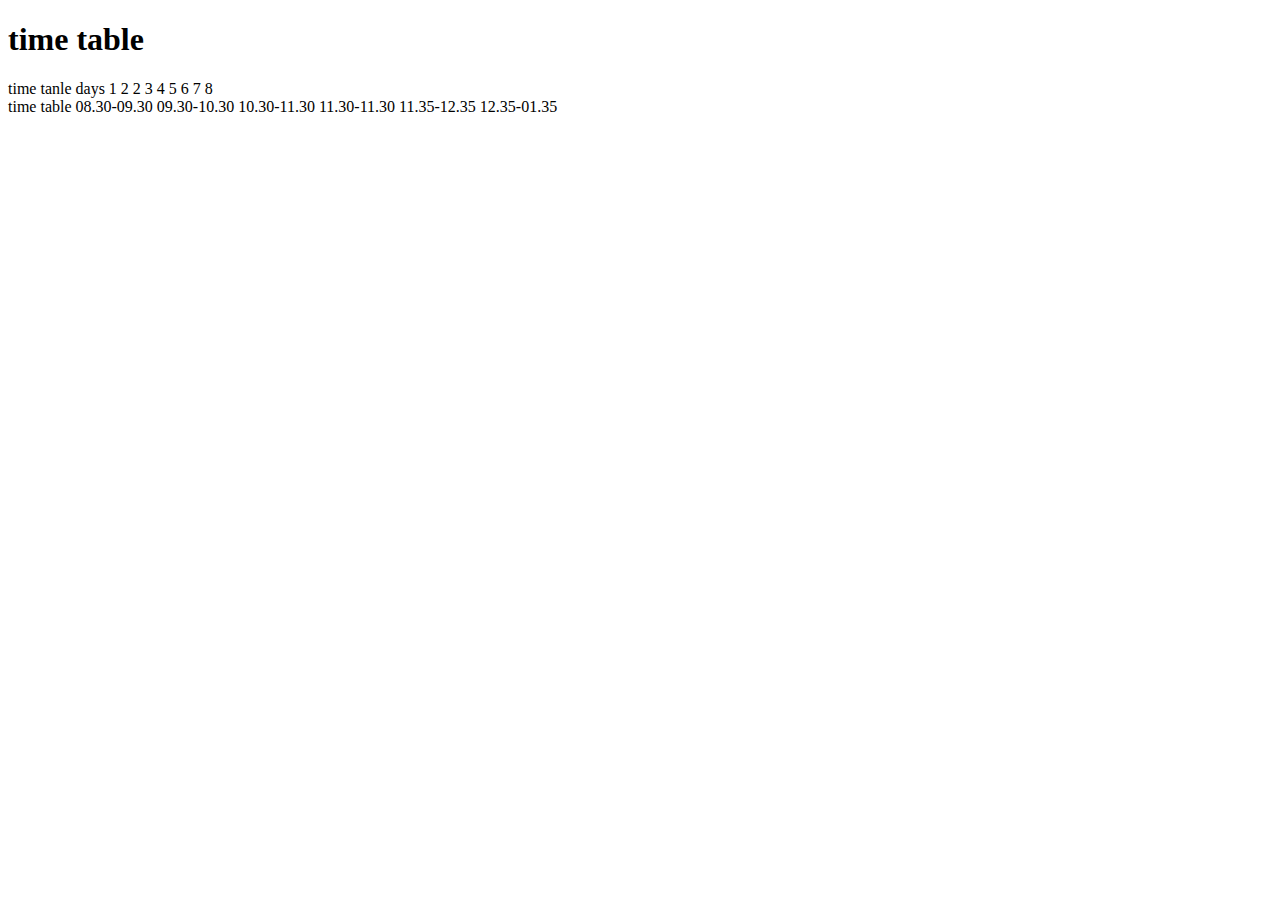
<file: webdesign/pandiyan.html>
<!DOCTYPE html>
<html lang="en">
<head>
    <meta charset="UTF-8">
    <meta name="viewport" content="width=device-width, initial-scale=1.0">
    <title>Document</title>
</head>
<body>
    <table>
        <style>
            table,
            td,
            th,
            tr,{ border: 1px solid black
                 border-collapse:collapse
            }
        </style>
        <h1>time table </h1>
    </table>
    <tr>
        <th colspan="20">time tanle</th>
    </tr>
    <tr>
        <th>days</th>
        <th>1</th>
        <th>2</th>
        <th>2</th>
        <th>3</th>
        <th>4</th>
        <th>5</th>
        <th>6</th>
        <th>7</th>
        <th>8</th>
    </tr>
</body>
<table>
    
</table>

<th colspan="13">time table</th>
    <tr>
        <th>08.30-09.30</th>
        <th>09.30-10.30</th>
        <th>10.30-11.30</th>
        <td rowsan="5">11.30-11.30</td>
        </th>
        <th>11.35-12.35</th>
        <th>12.35-01.35</th>
</file>
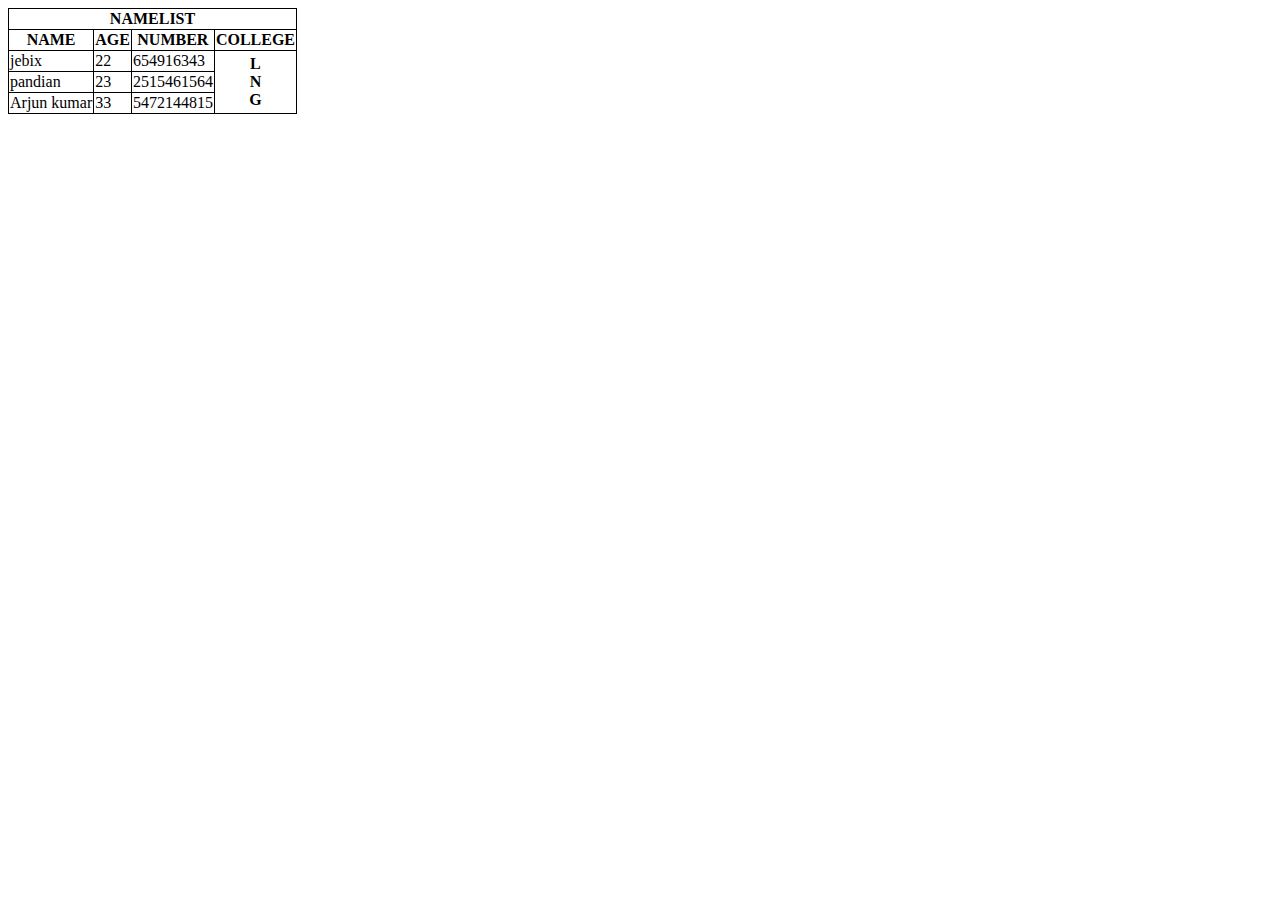
<file: webdesign/resume.html>
<!DOCTYPE html>
<html lang="en">
<head>
    <meta charset="UTF-8">
    <meta name="viewport" content="width=device-width, initial-scale=1.0">
    <title>Document</title>
    <style>
        table,tr,th,td{
            border: 1px solid black;
            border-collapse: collapse;
        } 
    </style>
</head>
<body>
    <table>
        <tr>
            <th colspan="4">NAMELIST</th>
            
        </tr>
        <tr>
            <th>NAME</th>
            <th>AGE</th>
            <th>NUMBER</th>
            <th>COLLEGE</th>
        </tr>
        <tr>
           <td>jebix</td>
           <td>22</td> 
           <td>654916343</td>
           <th rowspan="3">L<br>N<br>G</th>
        </tr>
        <tr>
           <td>pandian</td> 
           <td>23</td>
           <td>2515461564</td>
           
        </tr>
        <tr>
            <td>Arjun kumar</td> 
            <td>33</td>
            <td>5472144815</td>
         </tr>
    </table>
</body>
</html>
</file>
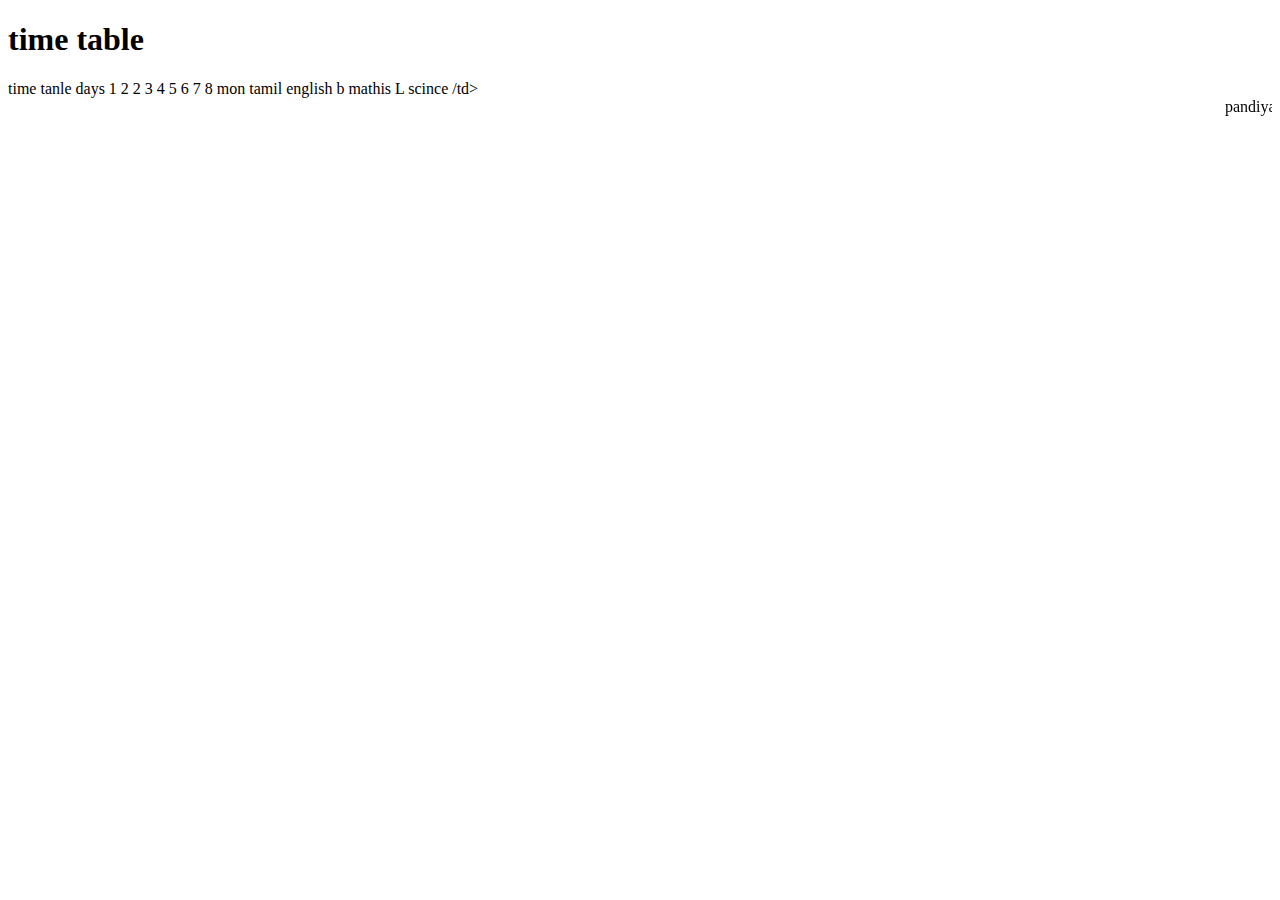
<file: webdesign/rrr.html>
<!DOCTYPE html>
<html lang="en">
<head>
    <meta charset="UTF-8">
    <meta name="viewport" content="width=device-width, initial-scale=1.0">
    <title>Document</title>
</head>
<body>
    <table>
        <style>
            table,
            td,
            th,
            tr,{ border: 1px solid black
                 border-collapse:collapse
            }
        </style>
        <h1>time table </h1>
    </table>
    <tr>
        <th colspan="20">time tanle</th>
    </tr>
    <tr>
        <th>days</th>
        <th>1</th>
        <th>2</th>
        <th>2</th>
        <th>3</th>
        <th>4</th>
        <th>5</th>
        <th>6</th>
        <th>7</th>
        <th>8</th>
    </tr>
    <tr>
        <td>mon</td>
        <td>tamil</td>
        <td></td>english
        <td>b</td>
        <td>mathis</td>
        <td>L</td>
        <td>scince</td>
        <td></scical>/td>


    </tr>
</body>
<marquee>
    pandiyan
</marquee>
</head>
</file>
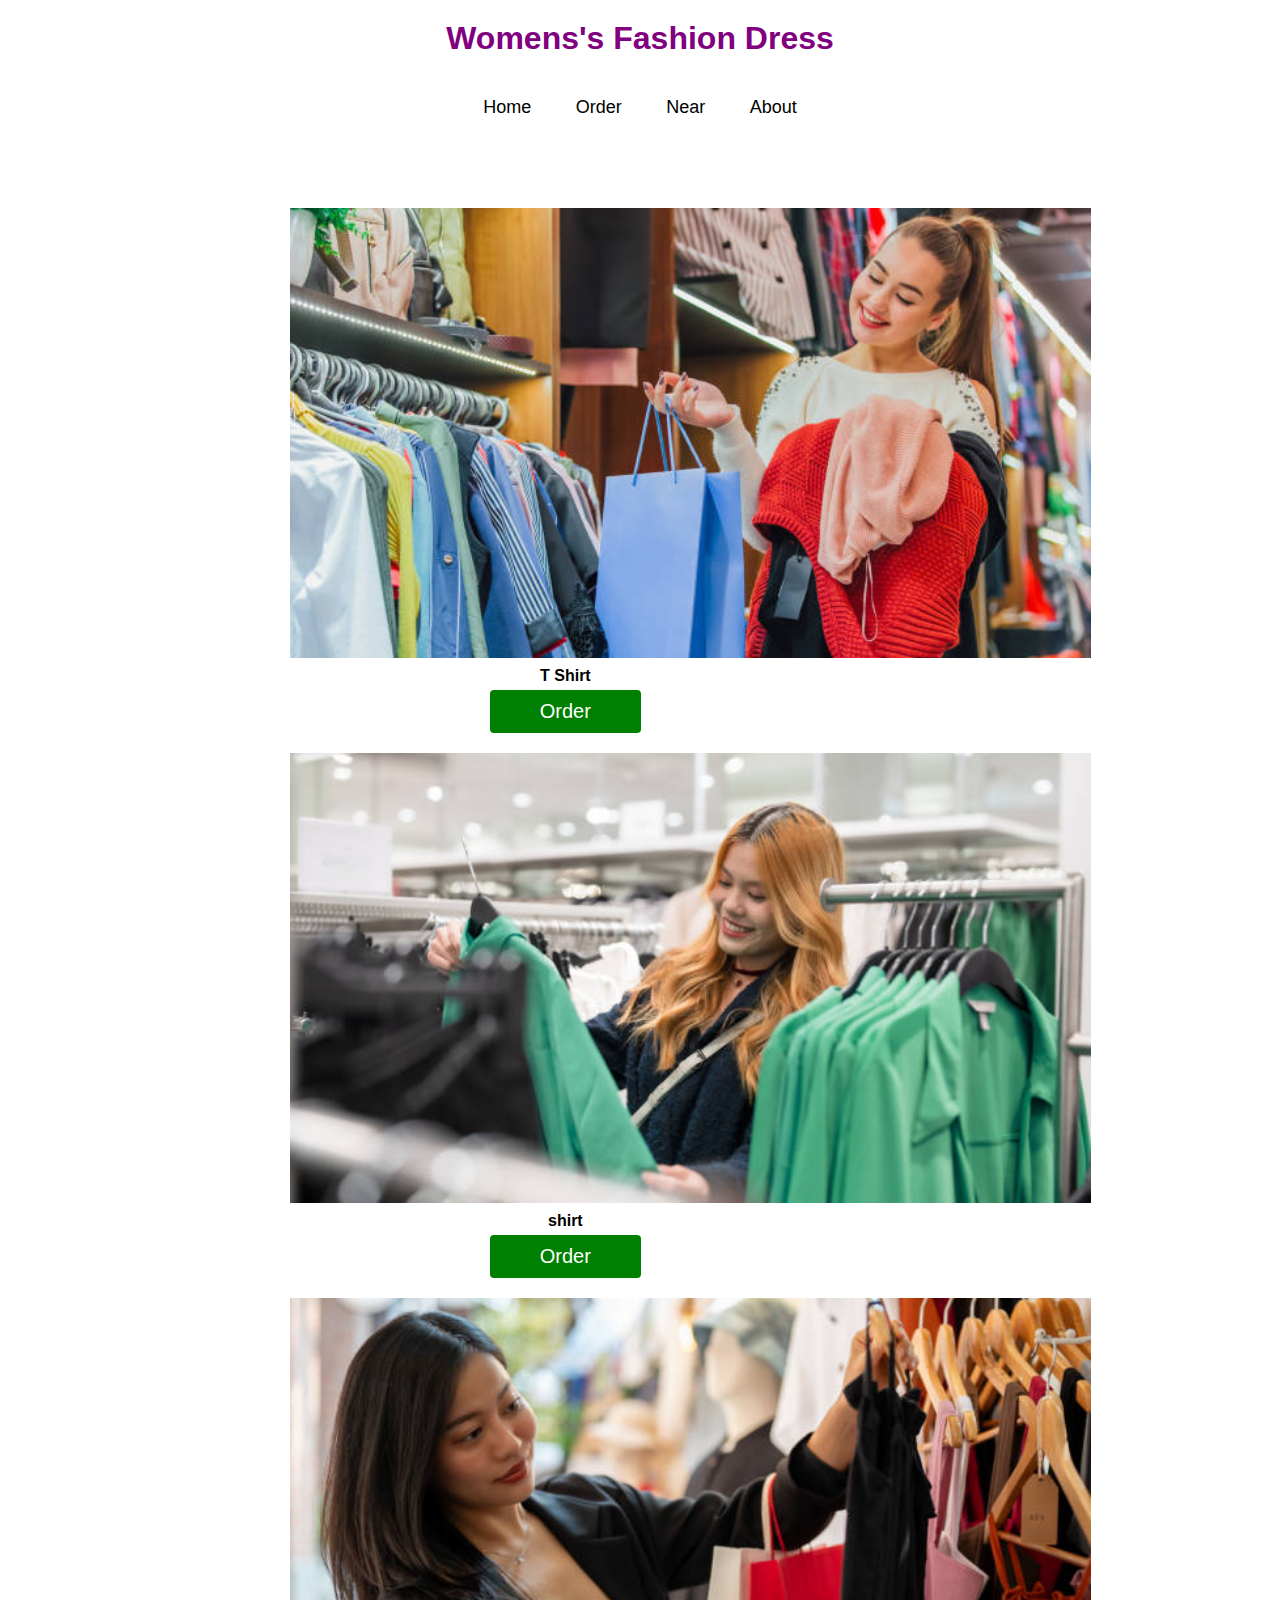
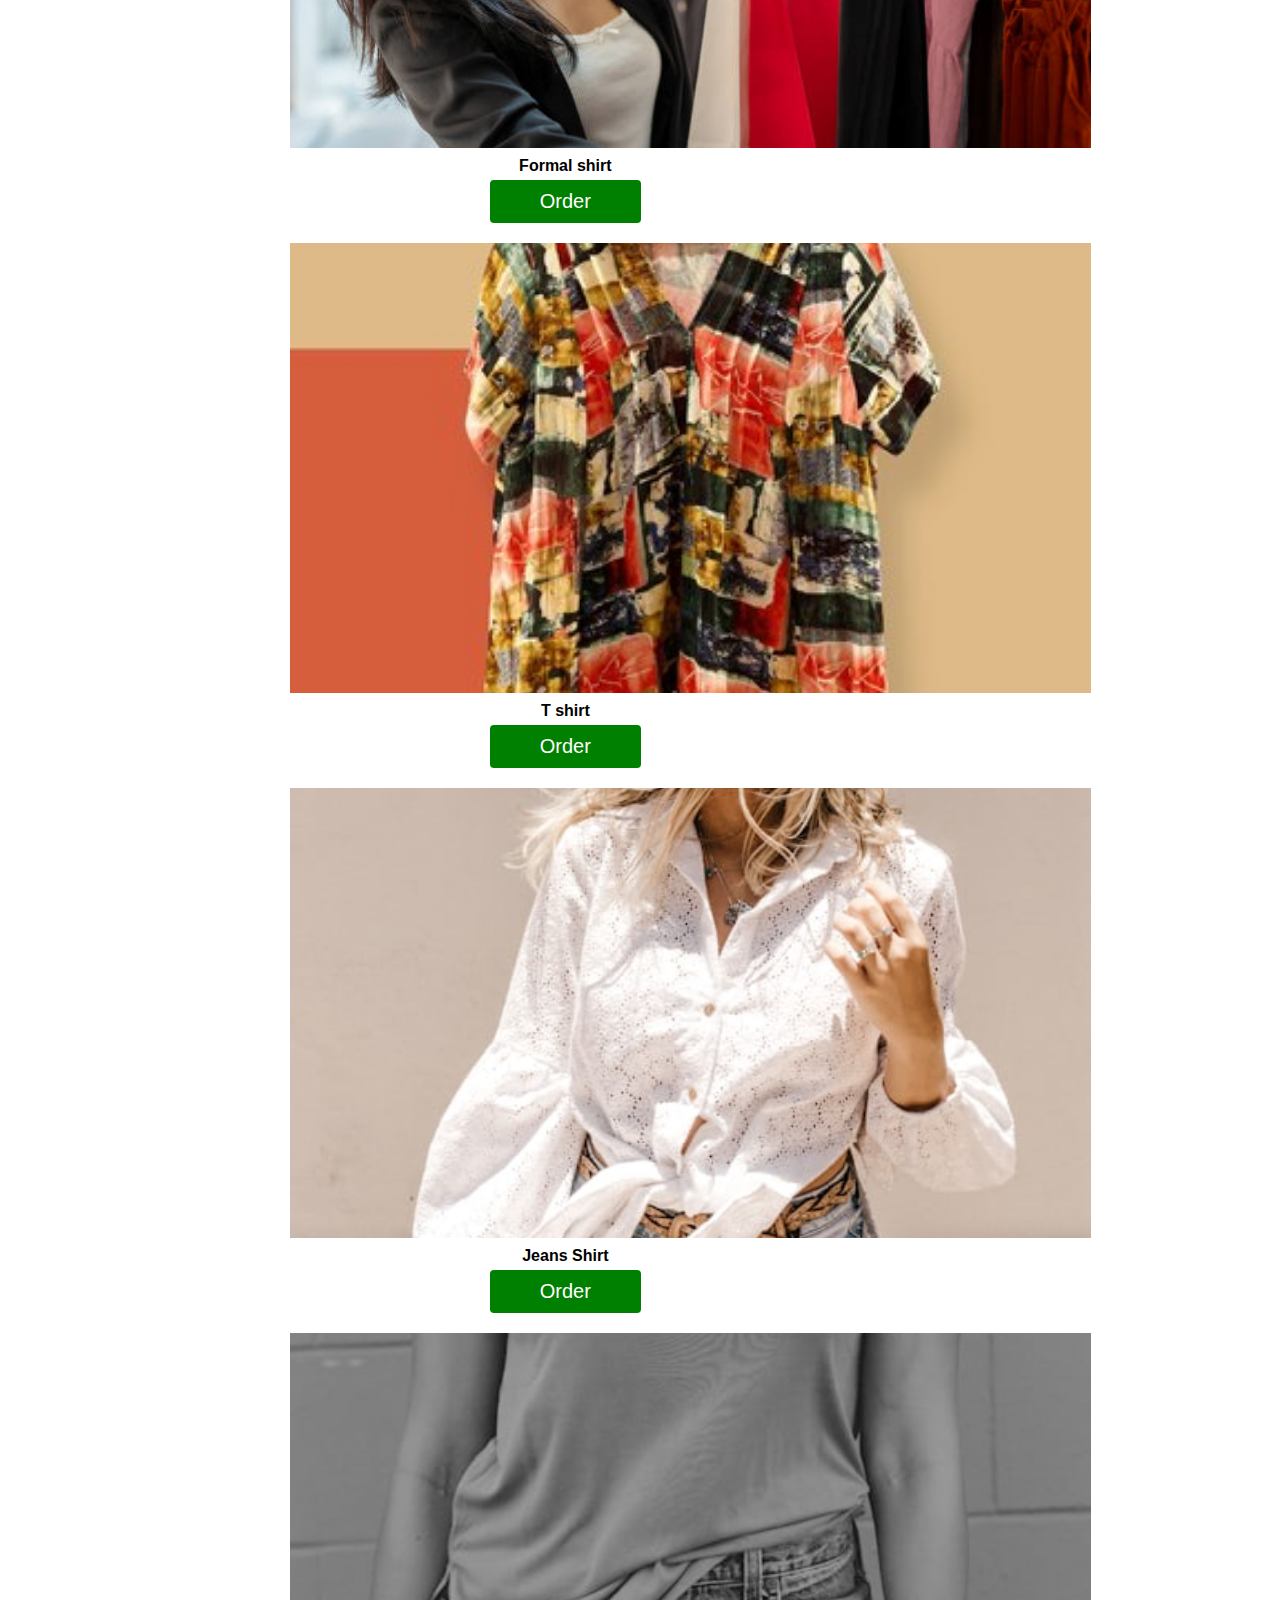
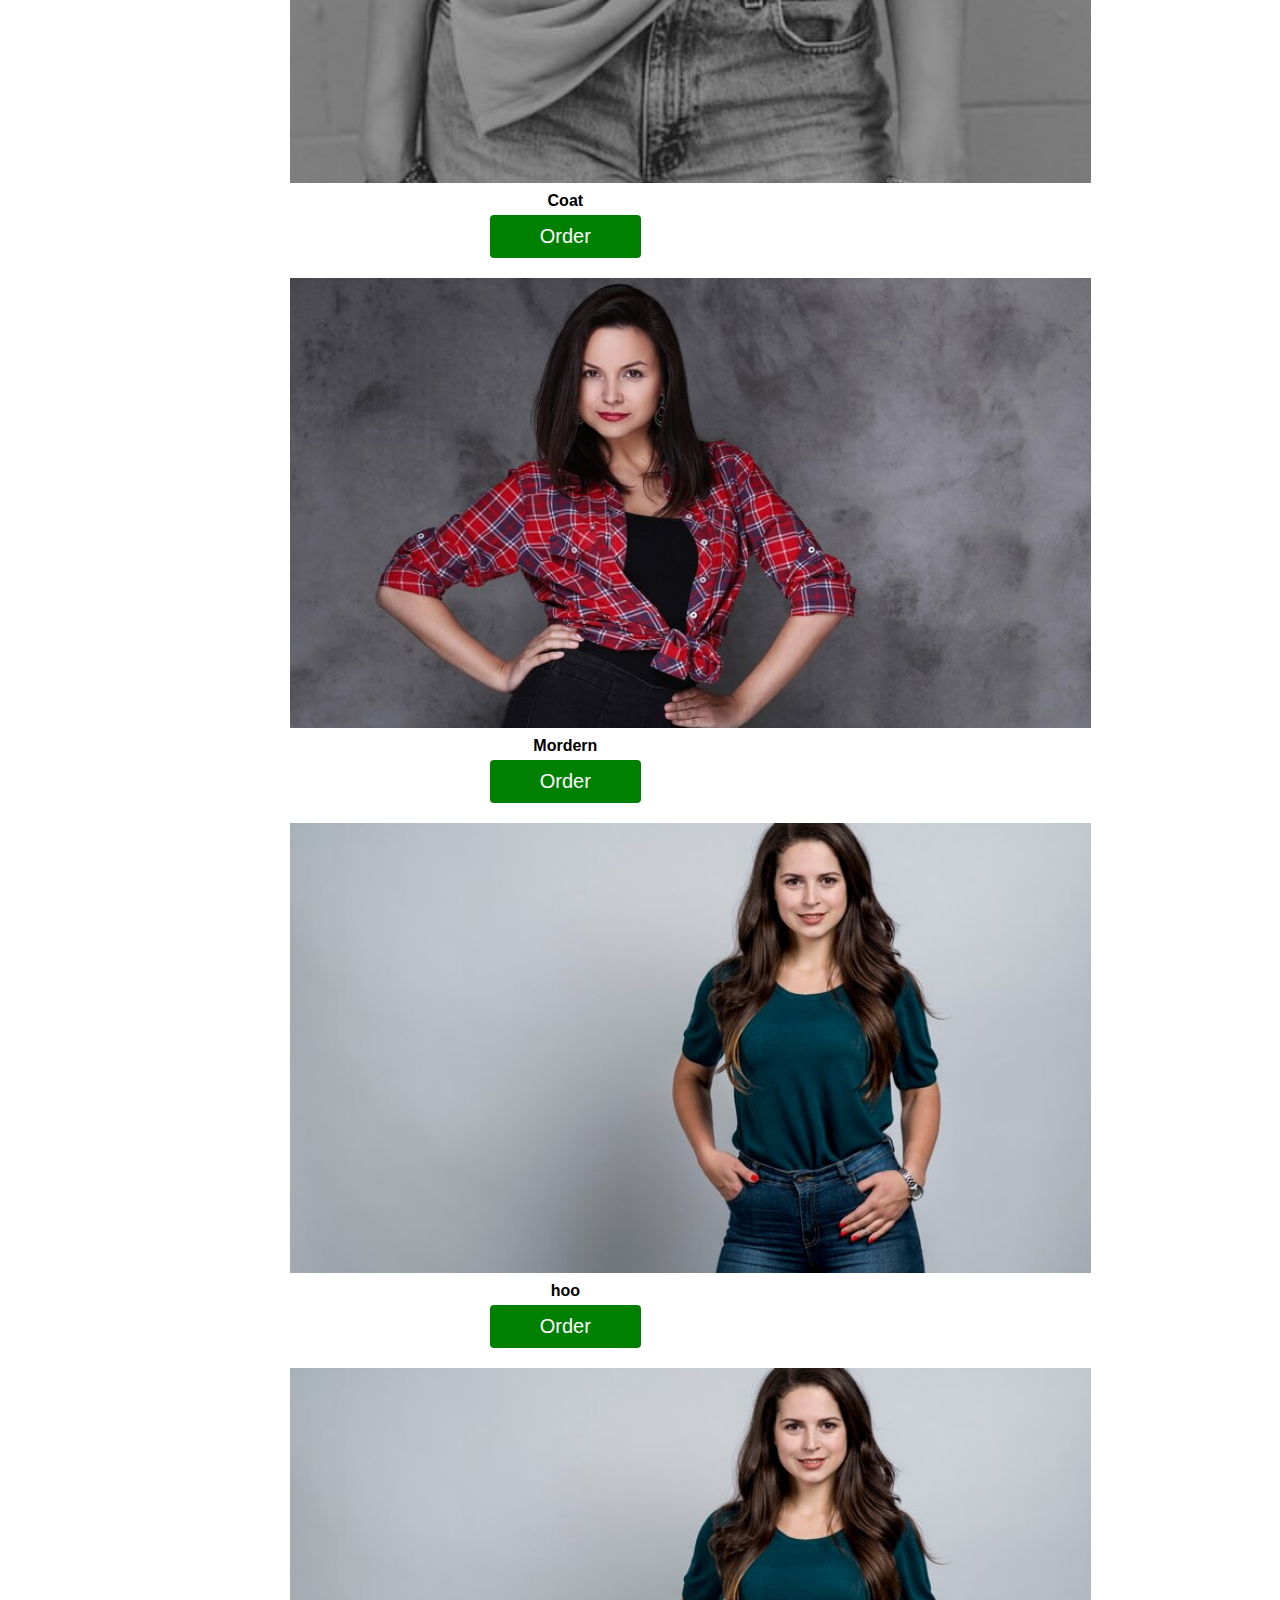
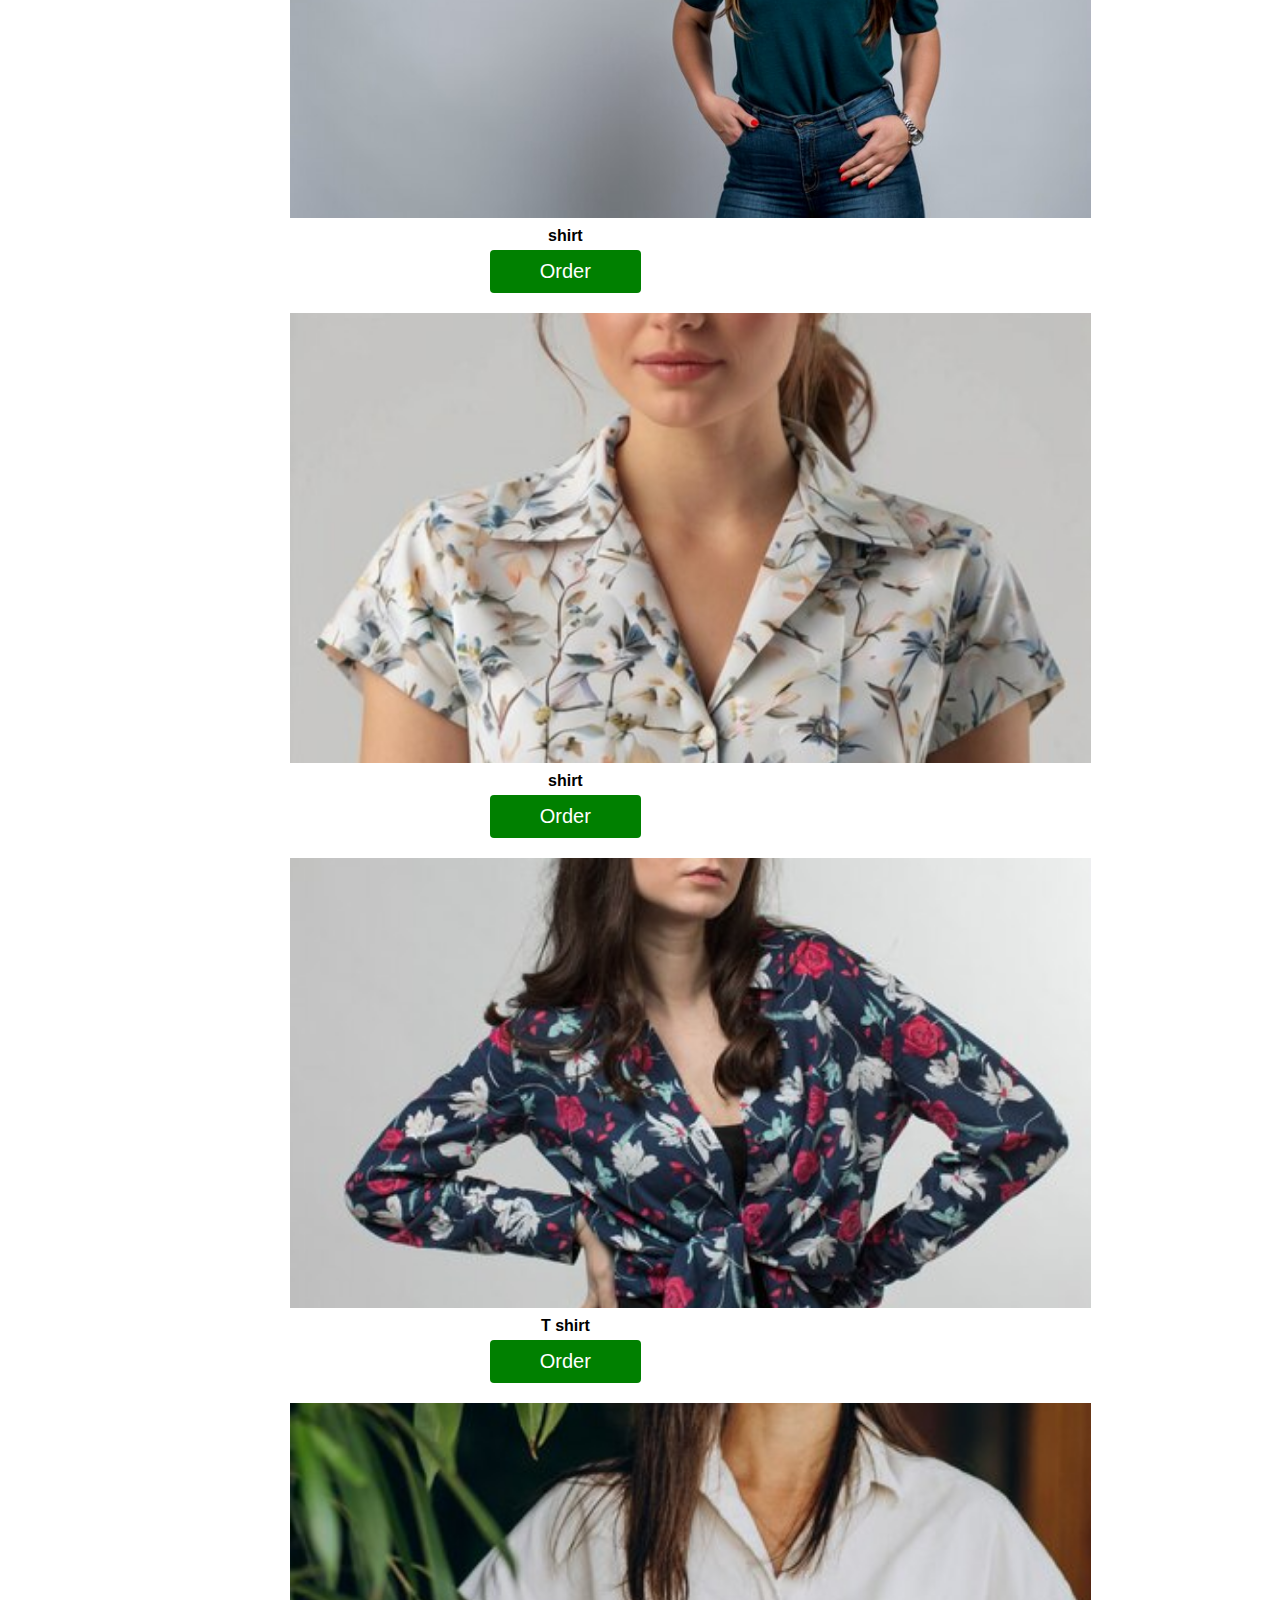
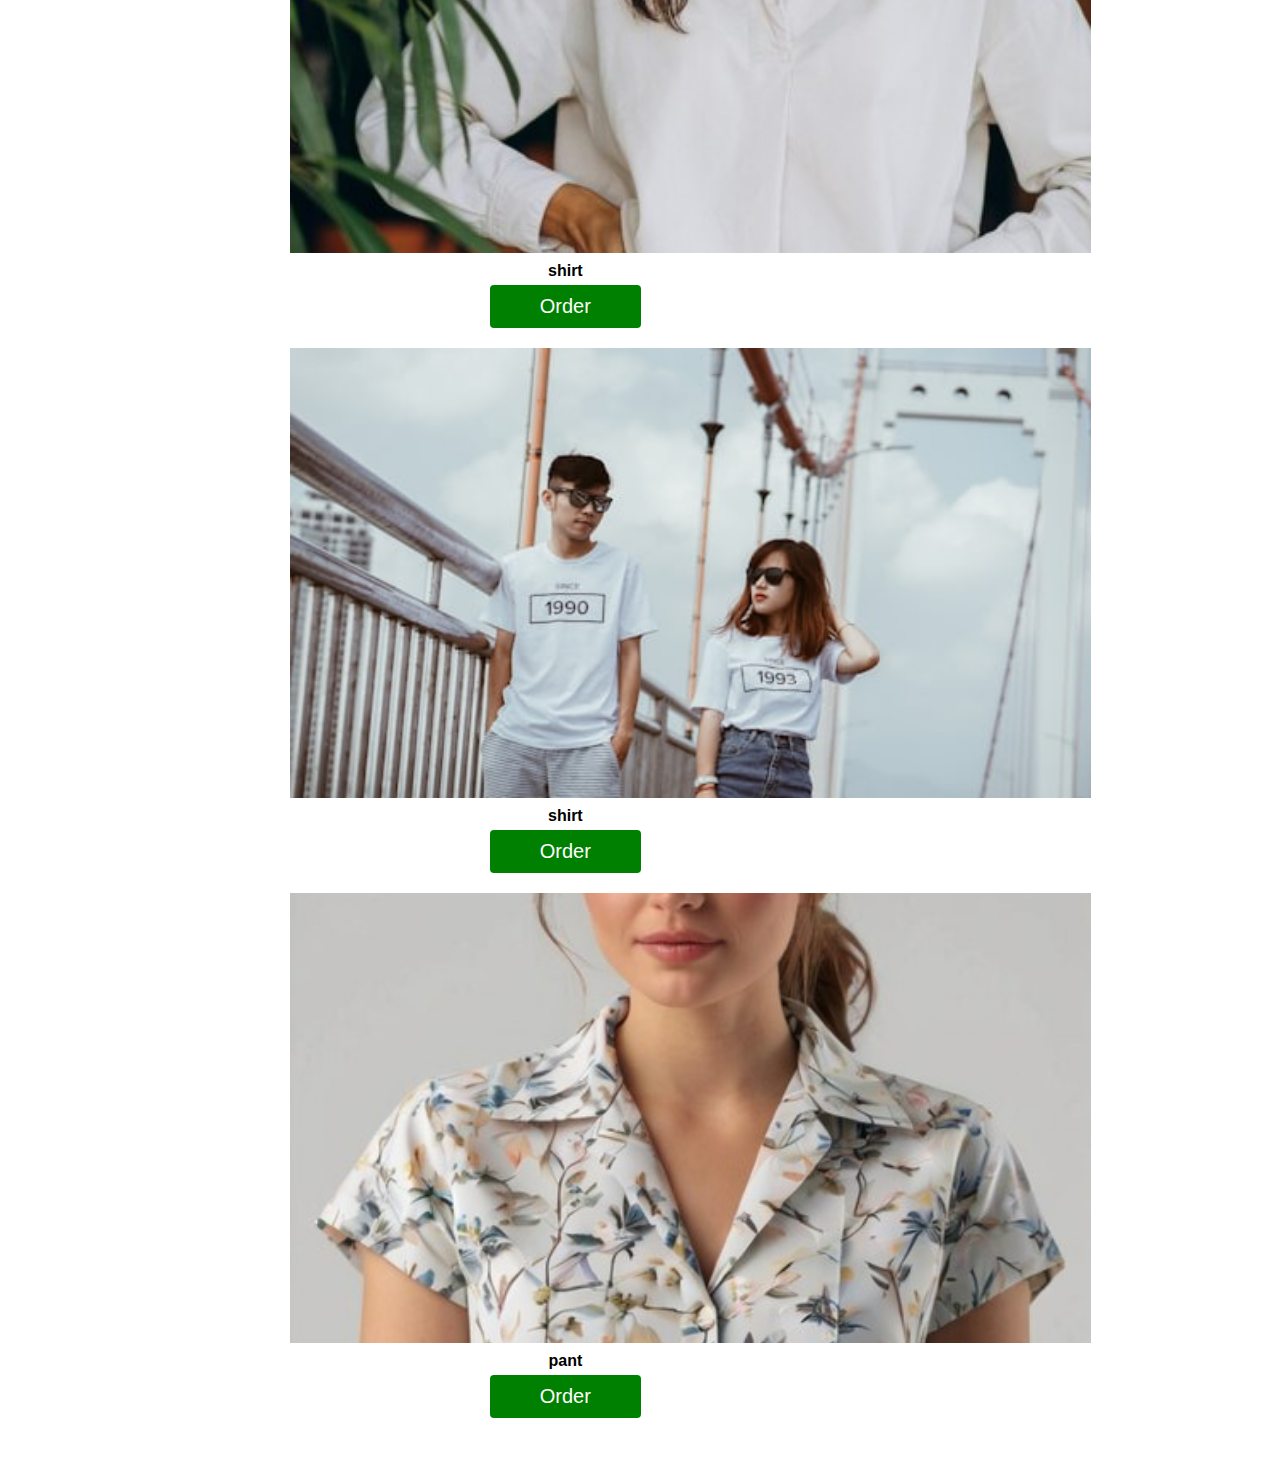
<file: womens/mens.html>
<!DOCTYPE html>
<html lang="en">
<head>
    <meta charset="UTF-8">
    <meta name="viewport" content="width=device-width, initial-scale=1.0">
   <link rel="stylesheet" href="style.css">
    <title>PIZZA</title>
</head>
<body>
    <h1>Womens's Fashion Dress</h1>
    <nav>
        <ul>
            <a href="#"><li>Home</li></a>
            <a href="#"><li>Order</li></a>
            <a href="#"><li>Near</li></a>
            <a href="#"><li>About</li></a>
            
        </ul>
    </nav>
    <section class="items">
     <div class="item">
    <img src="img17.jpg.jpg">
    <h4> T Shirt</h4>
    <button>Order</button>
        </div>
        
        <div class="item">
            <img src="img18.jpg.jpg">
            <h4> shirt</h4>
            <button>Order</button>

        <div class="item">
                <img src="img19.jpg.jpg">
                <h4>Formal shirt</h4>
                <button>Order</button>
      </div>
           
            <div class="item">
                <img src="img20.jpg.jpg">
                <h4>T shirt</h4>
                <button>Order</button>

             <div class="item">
             <img src="img21.jpg.jpg">
             <h4>Jeans Shirt</h4>
             <button>Order</button>
    
        </div>
               
        <div class="item">
        <img src="img22.jpg.jpg">
            <h4>Coat</h4>
            <button>Order</button>

        <div class="item">
            <img src="img23.jpg.jpg">
            <h4>Mordern</h4>
             <button>Order</button>
        
                    </div>
                    
        <div class="item">
            <img src="img24.jpg.jpg">
            <h4> hoo</h4>
             <button>Order</button>
                        </div>
                       
         <div class="item">
             <img src="img24.jpg.jpg">
             <h4>shirt</h4>
             <button>Order</button>
                        
             <div class="item">
                <img src="img25.jpg.jpg">
                <h4>shirt</h4>
                 <button>Order</button>

            <div class="item">
                 <img src="img26.jpg.jpg">
                 <h4>T shirt</h4>
                 <button>Order</button>

            <div class="item">
              <img src="img27.jpg.jpg">
              <h4>shirt</h4>
              <button>Order</button>

             <div class="item">
                <img src="img28.jpg.jpg">
               <h4>shirt</h4>
                <button>Order</button>

             <div class="item">
                <img src="img25.jpg.jpg">
                <h4>pant</h4>
                <button>Order</button>
                
                            </div>
    </section>
</body>
</html>
</file>
<file: time/style.css>
* {
    margin: 0;
    padding: 0;
    user-select: none;
    box-sizing: border-box;
    font-family: Arial, Helvetica, sans-serif;
  }
  body {
    height: 100vh;
    width: 100vw;
    background-color: black;
    color: white;
    display: flex;
    justify-content: center;
    align-items: center;
  }
  .clock {
    width: 100vmin;
    display: flex;
    justify-content: space-evenly;
    align-items: center;
    position: relative;
  }
  
  .digital-clock {
    display: flex;
    padding: 10px;
    height: max-content;
    justify-content: center;
    align-items: center;
    font-size: calc(10px + 2vw);
    font-weight: 900;
    box-shadow: 0 0 5px;
    border-radius: 20px;
  }
  .container {
    display: flex;
    flex-direction: column;
    justify-content: center;
    align-items: center;
    gap: 60px;
  }
  .analog-clock {
    height: 45vmin;
    width: 45vmin;
    border-radius: 50%;
    display: flex;
    justify-content: center;
    align-items: center;
    position: relative;
    box-shadow: 0 0 10px;
  }
  .analog-clock label {
    position: absolute;
    inset: 2px;
    text-align: center;
    transform: rotate(calc(var(--i) * 6deg));
  }
  .analog-clock label span {
    display: inline-block;
    font-size: calc(5px + 1vw);
    font-weight: 700;
  }
  .clock-num {
    transform: rotate(calc(var(--i) * -6deg));
    font-size: calc(10px + 1vw);
  }
  .indicators {
    position: absolute;
    height: 10px;
    width: 10px;
    display: flex;
    justify-content: center;
  }
  .indicators::before {
    content: "";
    position: absolute;
    height: 100%;
    width: 100%;
    border-radius: 50%;
    z-index: 100;
    background: white;
    border: 4px solid green;
  }
  .indicators .hand {
    position: absolute;
    height: 125px;
    width: 4px;
    bottom: 0;
    border-radius: 50px;
    transform-origin: bottom;
    background: green;
  }
  .hand.minute {
    height: 110px;
    width: 4px;
    background: #fff;
  }
  .hand.hour {
    height: 95px;
    width: 8px;
    background: red;
  }
  /* stop watch  */
  .stopwatch {
    height: 25vmin;
    width: 60vmin;
    box-shadow: 0 0 10px;
    border-radius: 20px;
    display: flex;
    flex-wrap: wrap;
    justify-content: center;
    align-items: center;
    gap: 2%;
    overflow: hidden;
    padding: 10px;
  }
  .stopwatch-container {
    width: 100%;
    height: 8vmin;
    font-size: calc(10px + 2vw);
    text-align: center;
    line-height: 8vmin;
  }
  #check {
    display: none;
  }
  .start-stop,
  .reset {
    border: 2px solid white;
    height: 6vmin;
    width: 20vmin;
    cursor: pointer;
    line-height: 6vmin;
    text-align: center;
    border-radius: 20px;
    background-color: rgba(0, 111, 139, 0.884);
  }
  .reset {
    color: blue;
  }
  .stop-ms {
    font-size: calc(1px + 1vw);
  }
  .start-stop:active,
  .reset:active{
    font-size: 1.5vw;
  }* {
    margin: 0;
    padding: 0;
    user-select: none;
    box-sizing: border-box;
    font-family: Arial, Helvetica, sans-serif;
  }
  body {
    height: 100vh;
    width: 100vw;
    background-color: black;
    color: white;
    display: flex;
    justify-content: center;
    align-items: center;
  }
  .clock {
    width: 100vmin;
    display: flex;
    justify-content: space-evenly;
    align-items: center;
    position: relative;
  }
  
  .digital-clock {
    display: flex;
    padding: 10px;
    height: max-content;
    justify-content: center;
    align-items: center;
    font-size: calc(10px + 2vw);
    font-weight: 900;
    box-shadow: 0 0 5px;
    border-radius: 20px;
  }
  .container {
    display: flex;
    flex-direction: column;
    justify-content: center;
    align-items: center;
    gap: 60px;
  }
  .analog-clock {
    height: 45vmin;
    width: 45vmin;
    border-radius: 50%;
    display: flex;
    justify-content: center;
    align-items: center;
    position: relative;
    box-shadow: 0 0 10px;
  }
  .analog-clock label {
    position: absolute;
    inset: 2px;
    text-align: center;
    transform: rotate(calc(var(--i) * 6deg));
  }
  .analog-clock label span {
    display: inline-block;
    font-size: calc(5px + 1vw);
    font-weight: 700;
  }
  .clock-num {
    transform: rotate(calc(var(--i) * -6deg));
    font-size: calc(10px + 1vw);
  }
  .indicators {
    position: absolute;
    height: 10px;
    width: 10px;
    display: flex;
    justify-content: center;
  }
  .indicators::before {
    content: "";
    position: absolute;
    height: 100%;
    width: 100%;
    border-radius: 50%;
    z-index: 100;
    background: white;
    border: 4px solid green;
  }
  .indicators .hand {
    position: absolute;
    height: 125px;
    width: 4px;
    bottom: 0;
    border-radius: 50px;
    transform-origin: bottom;
    background: green;
  }
  .hand.minute {
    height: 110px;
    width: 4px;
    background: #fff;
  }
  .hand.hour {
    height: 95px;
    width: 8px;
    background: red;
  }
  /* stop watch  */
  .stopwatch {
    height: 25vmin;
    width: 60vmin;
    box-shadow: 0 0 10px;
    border-radius: 20px;
    display: flex;
    flex-wrap: wrap;
    justify-content: center;
    align-items: center;
    gap: 2%;
    overflow: hidden;
    padding: 10px;
  }
  .stopwatch-container {
    width: 100%;
    height: 8vmin;
    font-size: calc(10px + 2vw);
    text-align: center;
    line-height: 8vmin;
  }
  #check {
    display: none;
  }
  .start-stop,
  .reset {
    border: 2px solid white;
    height: 6vmin;
    width: 20vmin;
    cursor: pointer;
    line-height: 6vmin;
    text-align: center;
    border-radius: 20px;
    background-color: rgba(0, 111, 139, 0.884);
  }
  .reset {
    color: blue;
  }
  .stop-ms {
    font-size: calc(1px + 1vw);
  }
  .start-stop:active,
  .reset:active{
    font-size: 1.5vw;
  }
</file>
<file: advatisment dressing/style2.css>
.outer {
    padding: 150px;
    /* width: 1100px; */
    border: +2px solid skyblue;
    background-color: seagreen;
    z-index: 1;
}

.inner {
    background-color: white;
    border: 1px solid gainsboro;
    box-shadow: 0px 0px 10px 5px rgba(7, 7, 94, 0.333);
    padding: 35px;
    height: 500px;
    overflow: hidden;
}

.Header {
    display: flex;
    justify-content: flex-start;
}

.Header h3 {
    font-family: sans-serif;
    color: rgba(7, 7, 94, 0.916);
    text-transform: uppercase;
    padding-right: 380px;
    z-index: 1;
}



.Header li:hover {
    background-color: rgba(7, 7, 94, 0.808);
    color: white;
    text-transform: uppercase;
    font-size: smaller;
    border-radius: 30px;
    padding: 4px 10px;
}

.liftPart h1 {
    text-transform: capitalize;
    /* font-family: sans-serif; */
    color: purple;
    font-size: 50px;
    position: relative;
    z-index: 1;
    padding: 40px;
    width: 40px;
}



.leftPart p {
    padding-top: 50px;
    width: 10%;
    color: rgb(79, 136, 159);
    font-family: sans-serif;
    font-size: 14.5px;
}

.hello{
    background-color: rgb(79, 136, 159);
    padding: 5px;
    display: inline;
    margin: 20px;
    border-radius: 20px;
    text-transform: uppercase;
    font-family: sans-serif;
    font-size: small;
    color: #fff;
}


.leftPart img {
    position: relative;
    top: 100px;
    width: 20px;
    margin: 200PX;
    right: -100px;
    /* width: 25px; */
    padding: 0px 15px 0px 0px;
}
button{
    padding: 10px 20px;
    color:white;
    background-color: red;
    margin: +5px;
    /* top: 20px; */
    font-size: 1em;
    font-family: sans-serif;
    font-weight: bold;
    cursor: pointer;
    border: none;
    /* transition: .4s ease-in;bod */
}

.rightPart img {
    position: relative;
    width: 650px;
    height: 450px;
    top: -430px;
    left: 305px;
    z-index: 1;
}
</file>
<file: womens/style.css>
*{
    margin: 0;
    padding: 0;
    font-family: sans-serif;
    box-sizing: border-box;
}
h1{
    text-align: center;
    color: purple;
    padding: 20px;
  font-style: unset;
}
nav{
    background-color: line;
    display: grid;
    place-items: center;
}
nav ul{
list-style-type: none;
}
nav ul a{
display: inline-block;
padding: 20px;
text-decoration: none;
color: #000;
transition: 0.2s ease-in;
font-size: 18px;
}
nav ul a:hover{
    background-color: green;
    color: aliceblue;
   
}
.items{
    display:inline-block;
    max-zoom: 5px;
    margin: 20px;

    grid-template-columns: repeat(3,1fr);
    padding: 30px 20px;
    
    grid-column-gap: 20px;
    grid-row-gap: 30px;
}
.item img{
    width: 100%;
    height: +450px;
    object-fit: cover;
    padding-left: +250px;
    margin-top: 20px;
    list-style: -o-linear-gradient(20px);
    cursor: pointer;
    transition: 0.2s ease; 
}
.item img:hover{
    transform: scale(1.04);
}
.item h4{
    padding: 5px;
    text-align: center;
}
.item button{
    padding: 10px 50px;
    border: none;
    outline: none;
    /* width: -100px; */
    /* padding: 100px; */
    background-color: green;
    color: white;
    cursor: pointer;
    border-radius: 4px;
    font-size: 20px;
    display: block;
    margin: 0 auto;
    transition: 0.2s all;

}
.item button:hover{
    transform: scale(1.08);
}
@media screen and( max-width:100px){
    .items{
        grid-template-columns:repeat(2,1fr);
    } 
}
@media screen and( max-width:768px){
    .items{
        grid-template-columns:repeat(1,1fr);
    } 
}
</file>
